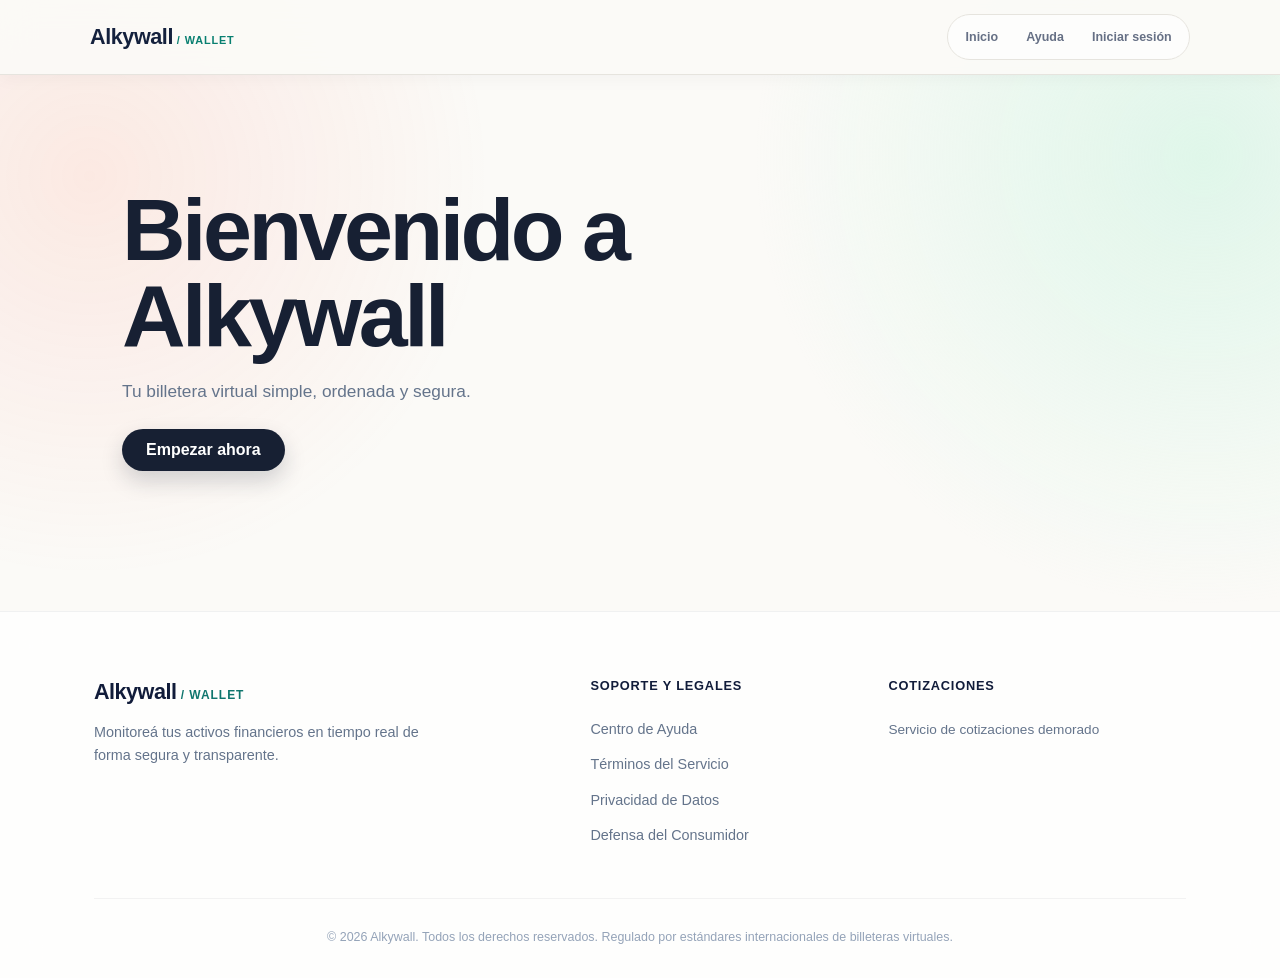
<file: alkemy/frontend/index.html>
<!DOCTYPE html>
<html lang="es">
<head>
    <meta charset="UTF-8">
    <meta name="viewport" content="width=device-width, initial-scale=1.0">
    <title>Alkywall</title>
    <link rel="stylesheet" href="styles.css">
    <link rel="stylesheet" href="wallet-theme.css">
    <link rel="stylesheet" href="components/navbar.css">
    <link rel="stylesheet" href="components/footer.css"
    <script src="js/guestCheck.js"></script>

</head>
<body>

<div id="global-navbar"></div>

<main class="site-main container">
    <section id="inicio" class="hero">
        <h1>Bienvenido a Alkywall</h1>
        <p>Tu billetera virtual simple, ordenada y segura.</p>
        <button class="btn btn--primary" id="start-button" onclick="window.location.href='registro.html'">Empezar ahora</button>
    </section>

    <!-- CORREGIDO: data-auth-required como atributo real y oculto por defecto -->
    <section id="billetera" class="cards" data-auth-required style="display: none;">
        <a class="card card-link card-balance" href="deposit.html">
            <span class="card-kicker">Tu cuenta</span>
            <h2>Saldo disponible</h2>
            <p>Consultá tu saldo en tiempo real.</p>
            <span class="card-arrow" aria-hidden="true">↗</span>
        </a>
        <a class="card card-link card-activity" href="transfer.html">
            <span class="card-kicker">En movimiento</span>
            <h2>Transferencias</h2>
            <p>Enviá y recibí dinero fácilmente.</p>
            <span class="card-arrow" aria-hidden="true">↗</span>
        </a>
        <a class="card card-link card-transfer" href="transfer.html">
            <span class="card-kicker">Atajo</span>
            <h2>Transferir dinero</h2>
            <p>Enviá fondos a otro usuario por email.</p>
            <span class="card-arrow" aria-hidden="true">↗</span>
        </a>
        <a class="card card-link card-history" href="transacciones.html">
            <span class="card-kicker">Actividad</span>
            <h2>Historial</h2>
            <p>Revisá todos tus movimientos.</p>
            <span class="card-arrow" aria-hidden="true">↗</span>
        </a>
    </section>

</main>

<div id="global-footer"></div>

<script type="module" src="js/footer-loader.js"></script>

<script type="module" src="main.js"></script>
<script type="module" src="js/navbar-loader.js"></script>
</body>
</html>
</file>
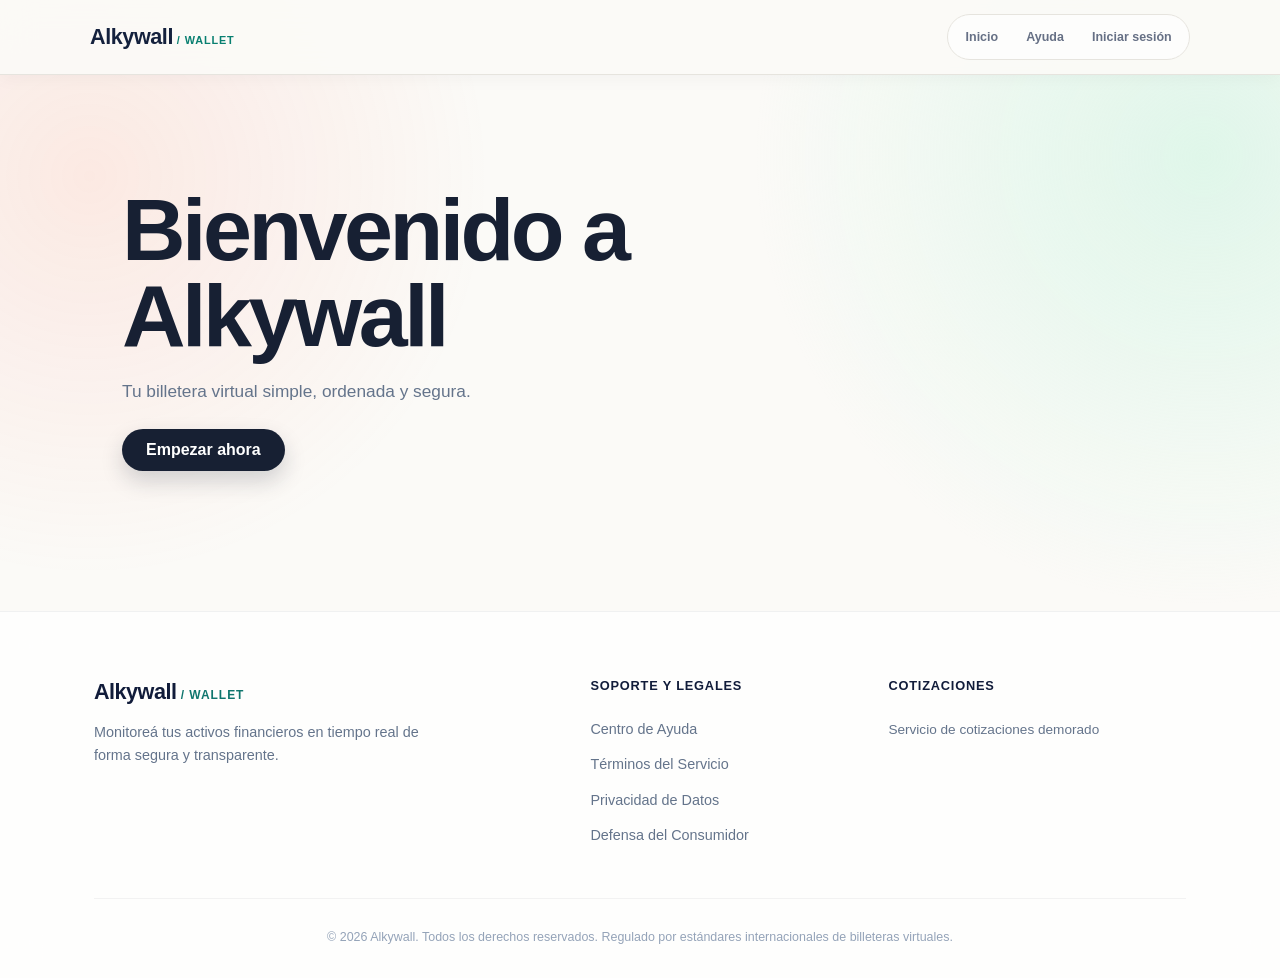
<file: alkemy/frontend/admin-dashboard.html>
<!DOCTYPE html>
<html lang="es">
<head>
    <meta charset="UTF-8">
    <meta name="viewport" content="width=device-width, initial-scale=1.0">
    <title>Panel de Administración - Alkywall</title>
    
    <!-- 1. Tus estilos base del dashboard (Mantienen la estética general) -->
    <link rel="stylesheet" href="dashboard.css">
    <link rel="stylesheet" href="components/navbar.css">

    <!-- 2. Estilos específicos de administración (Encapsulados bajo .alky-admin-panel) -->
    <link rel="stylesheet" href="admin-custom.css">
    <script type="module" src="js/adminTokenCheck.js"></script>

</head>
<body style="display: none;">
    <div id="global-navbar"></div>

    <!-- CONTENEDOR SEGURO: Aislado con .alky-admin-panel para no pisar estilos de tu navbar -->
    <div class="alky-admin-panel dashboard-main">
        
        <!-- Encabezado Interno del Panel (No interfiere con el Navbar) -->
        <header class="dashboard-welcome">
            <div>
                <span class="welcome-eyebrow">Panel de Control</span>
                <h1>¡Hola, Administrador!</h1>
                <p>Gestión de usuarios y estados de cuentas en tiempo real.</p>
            </div>
        </header>

        <!-- Grilla de Métricas de Administración (Usuarios totales, activos y bajas lógicas) -->
        <section class="financial-grid">
            <div class="metric-card balance-card">
                <div class="card-header">
                    <h3>Usuarios Registrados</h3>
                </div>
                <div class="amount-display" id="totalUsersMetric">--</div>
                <p class="card-caption">Total histórico de cuentas creadas</p>
            </div>

            <div class="metric-card">
                <div class="card-header">
                    <h3>Cuentas Activas</h3>
                    <span class="trend-badge positive" id="activePercentage">--%</span>
                </div>
                <div class="amount-display" id="activeUsersMetric" style="color: #0f766e;">--</div>
                <p class="card-caption">Usuarios con acceso habilitado</p>
            </div>

            <div class="metric-card">
                <div class="card-header">
                    <h3>Cuentas Desactivadas</h3>
                    <span class="trend-badge negative" id="inactivePercentage">--%</span>
                </div>
                <div class="amount-display" id="inactiveUsersMetric" style="color: #ef4444;">--</div>
                <p class="card-caption">Cuentas suspendidas (Baja lógica)</p>
            </div>
        </section>

        <!-- Tabla de Gestión de Usuarios con Filtro Reactivo por Servidor -->
        <section class="table-wrapper">
            <div class="admin-table-header-flex">
                <h2>Listado General de Usuarios</h2>
                
                <!-- Buscador encapsulado por Email o Nombre -->
                <div class="admin-search-wrapper">
                    <input type="text" id="emailFilter" placeholder="🔍 Buscar por email o nombre...">
                </div>
            </div>
            
            <div class="responsive-table">
                <table id="usersTable">
                    <thead>
                        <tr>
                            <th>Usuario / CVU</th>
                            <th>Email</th>
                            <th>Fecha Registro</th>
                            <th>Estado</th>
                            <th class="text-right">Acciones</th>
                        </tr>
                    </thead>
                    <tbody>
                        <!-- Este bloque es insertado dinámicamente por admin-dashboard.js -->
                        <tr>
                            <td colspan="5" class="text-center admin-empty-message">
                                Cargando listado de usuarios...
                            </td>
                        </tr>
                    </tbody>
                </table>
            </div>
        </section>
    </div>

    <!-- 3. Lógica JavaScript para conectar los endpoints y los filtros con el backend -->
    <script src="admin-dashboard.js"></script>
    <script type="module" src="js/navbar-loader.js"></script>
</body>
</html>
</file>
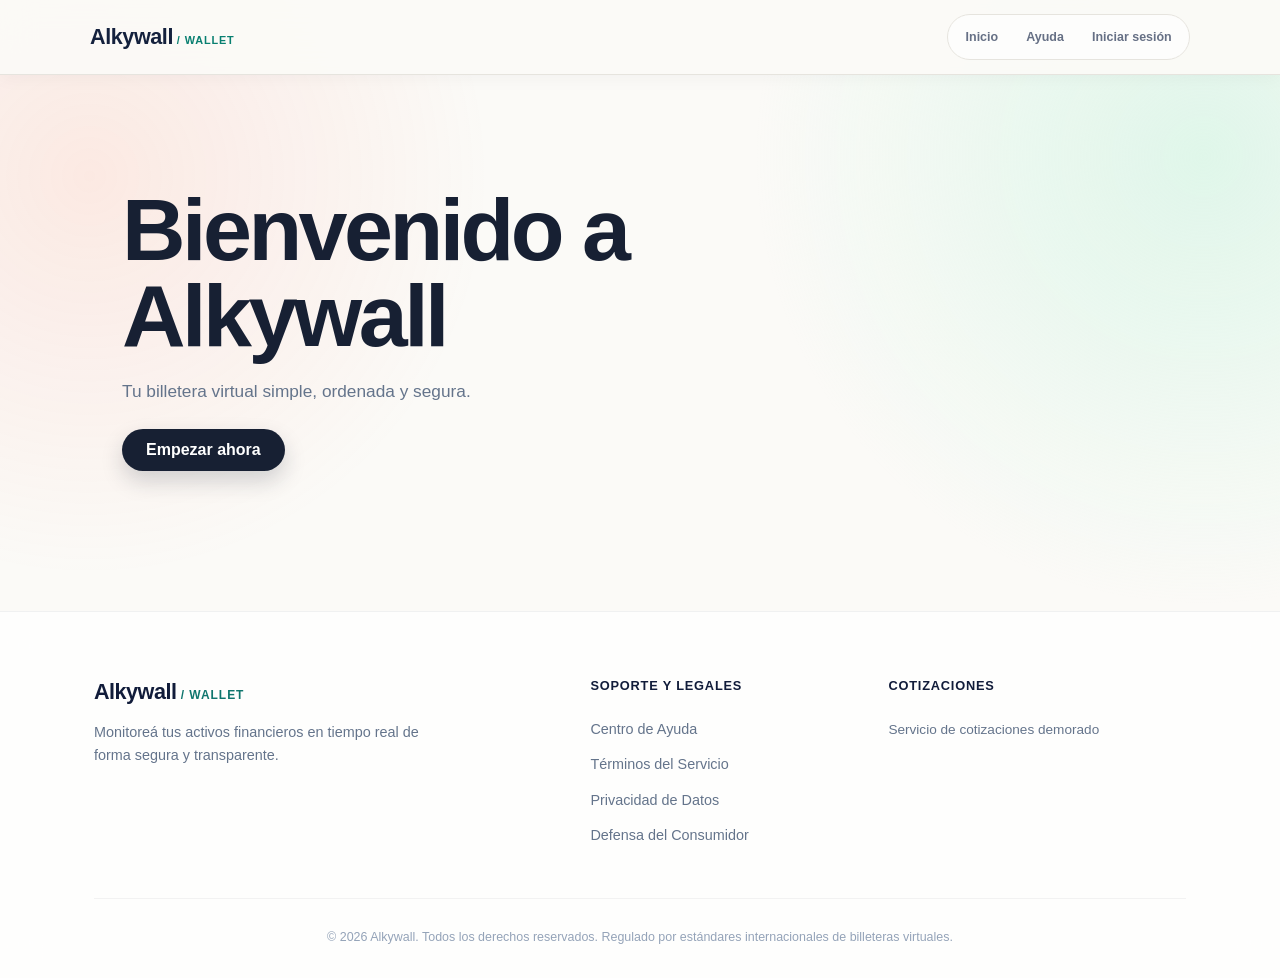
<file: alkemy/frontend/admin-user-details.html>
<!DOCTYPE html>
<html lang="es">
<head>
    <meta charset="UTF-8">
    <meta name="viewport" content="width=device-width, initial-scale=1.0">
    <title>Editar Usuario - Alkywall Admin</title>
    
    <!-- 1. Estilos base del dashboard (Mantienen la estética general) -->
    <link rel="stylesheet" href="dashboard.css">
    
    <!-- 2. Estilos específicos de administración (Encapsulados bajo .alky-admin-panel) -->
    <link rel="stylesheet" href="admin-custom.css">
</head>
<body>

    <!-- Contenedor donde se inserta dinámicamente tu barra de navegación global -->
    <div id="global-navbar"></div>

    <!-- CONTENEDOR SEGURO: Aislado con .alky-admin-panel para no pisar estilos de tu navbar -->
    <div class="alky-admin-panel dashboard-main">
        
        <!-- Encabezado de Navegación Interno -->
        <header class="dashboard-welcome">
            <div>
                <a href="admin-dashboard.html" class="link-more" style="display: inline-flex; align-items: center; gap: 5px; margin-bottom: 12px;">
                    ← Volver al panel general
                </a>
                <h1>Expediente de Usuario</h1>
                <p>Modificando el perfil financiero de <strong id="header-user-name">Cargando...</strong></p>
            </div>
        </header>

        <!-- Layout de Distribución en Dos Columnas (Tabla de datos y Resumen de Billetera) -->
        <div class="details-layout">
            
            <!-- Bloque Izquierdo: Formulario de Modificación de Información -->
            <section class="table-wrapper">
                <div class="section-header">
                    <h2>Información Personal y de Cuenta</h2>
                </div>
                
                <form class="admin-form" id="editUserForm">
                    <div class="form-group-row">
                        <div class="form-group">
                            <label for="user-name">Nombre Completo</label>
                            <input type="text" id="user-name" placeholder="Ej: Facundo Acosta" required>
                        </div>
                        <div class="form-group">
                            <label for="user-dni">Documento (DNI/NIE)</label>
                            <input type="text" id="user-dni" placeholder="Ej: 42.345.678" required>
                        </div>
                    </div>

                    <div class="form-group-row">
                        <div class="form-group">
                            <label for="user-email">Correo Electrónico</label>
                            <input type="email" id="user-email" placeholder="nombre@email.com" required>
                        </div>
                        <div class="form-group">
                            <label for="user-phone">Teléfono de Contacto</label>
                            <input type="tel" id="user-phone" placeholder="Ej: +54 9 11 5555-1234">
                        </div>
                    </div>

                    <div class="form-divider"></div>

                    <div class="section-header" style="margin-top: 20px; border-bottom: none; padding-bottom: 0;">
                        <h2>Control de Estado</h2>
                    </div>

                    <div class="form-group">
                        <label for="user-status">Habilitación de Cuenta</label>
                        <select id="user-status" class="admin-select">
                            <option value="true">true - Cuenta Activa (Permite operar)</option>
                            <option value="false">false - Cuenta Desactivada / Bloqueada</option>
                        </select>
                        <p class="card-caption" style="margin-top: 5px;">Al pasar el valor a 'false', el usuario sufrirá una baja lógica perdiendo el acceso a Alkywall de inmediato.</p>
                    </div>

                    <!-- Botones de Acción del Formulario -->
                    <div style="display: flex; gap: 15px; margin-top: 30px;">
                        <button type="submit" class="btn-action btn-action--primary" style="border: none; cursor: pointer;">
                            Guardar Cambios
                        </button>
                        <a href="admin-dashboard.html" class="btn-action" style="text-align: center; display: inline-block;">
                            Cancelar
                        </a>
                    </div>
                </form>
            </section>

            <section class="categories-wrapper" style="display: flex; flex-direction: column; gap: 20px;">
                <div class="section-header">
                    <h2>Métricas de Billetera</h2>
                </div>

                <div class="metric-card balance-card" style="padding: 20px; border-radius: 16px;">
                    <span style="font-size: 0.8rem; opacity: 0.8;">Saldo Disponible</span>
                    <div class="amount-display amount-display--sm" id="wallet-balance">$ 0,00</div>
                </div>

                <div class="category-item" style="border-bottom: 1px solid #f3f4f6; padding-bottom: 12px;">
                    <div class="category-info">
                        <span style="color: #9ca3af;">Tipo de Cuenta</span>
                        <strong style="color: #111c3a;" id="wallet-type">-</strong>
                    </div>
                </div>

                <div class="category-item" style="border-bottom: 1px solid #f3f4f6; padding-bottom: 12px;">
                    <div class="category-info">
                        <span style="color: #9ca3af;">CVU</span>
                        <strong style="color: #111c3a; font-size: 0.85rem;" id="wallet-cvu">-</strong>
                    </div>
                </div>

                <div class="category-item">
                    <div class="category-info">
                        <span style="color: #9ca3af;">Última Actualización</span>
                        <strong style="color: #374151;" id="wallet-updated">-</strong>
                    </div>
                </div>
            </section>
        </div>
    </div>

    <script src="admin-user-details.js"></script>
</body>
</html>
</file>
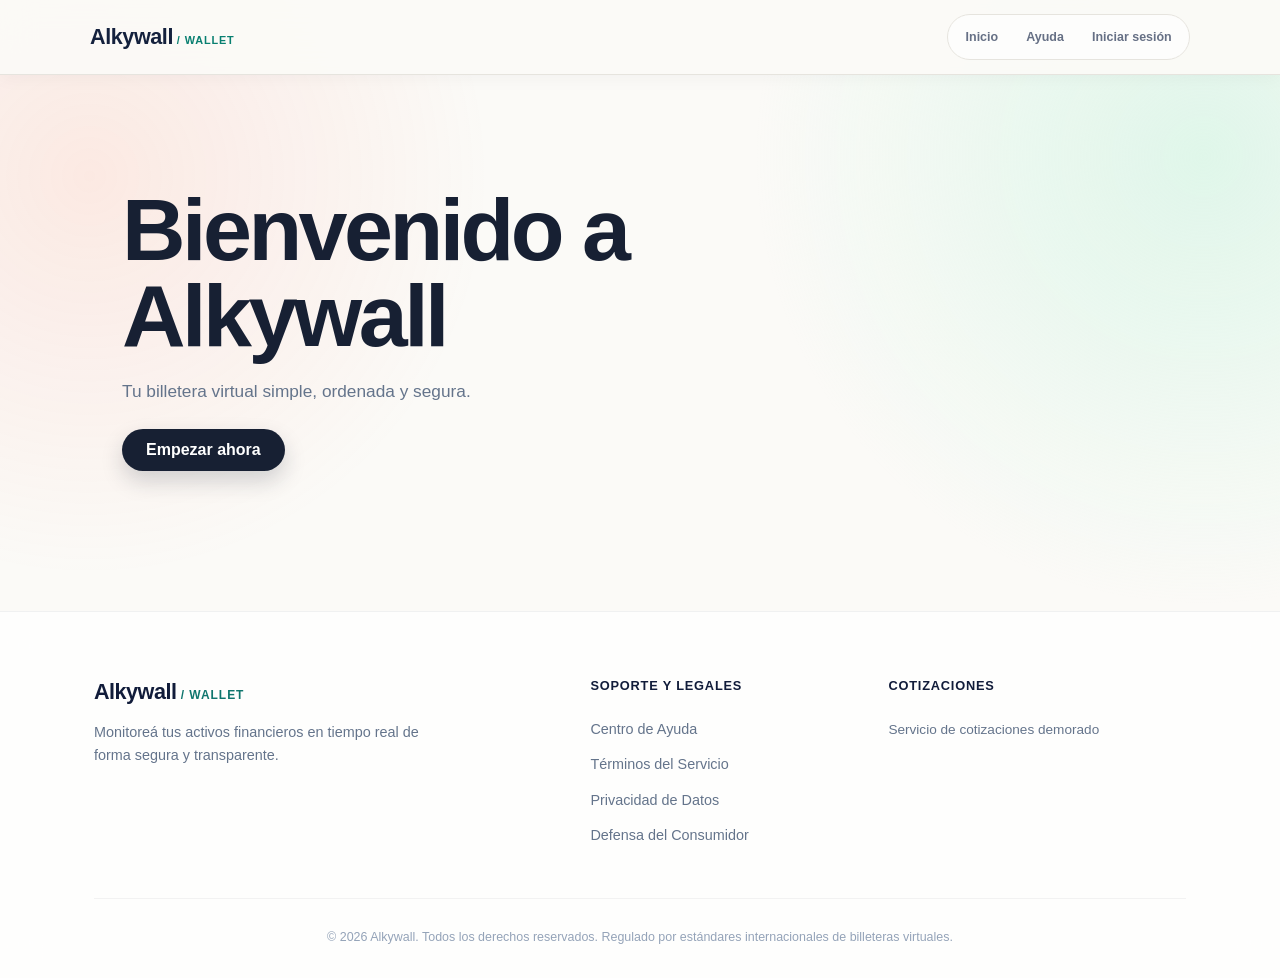
<file: alkemy/frontend/dashboard.html>
<!DOCTYPE html>
<html lang="es">
<head>
    <meta charset="UTF-8">
    <meta name="viewport" content="width=device-width, initial-scale=1.0">
    <title>Dashboard · Alkywall</title>
    <!-- Mantenemos tus hojas de estilo base y la tipografía de tu tema -->
    <link rel="stylesheet" href="wallet-theme.css">
    <link rel="stylesheet" href="components/navbar.css">
    <link rel="stylesheet" href="dashboard.css">
    <link rel="stylesheet" href="components/footer.css">
    <script type="module" src="js/tokenCheck.js"></script>
</head>
<body style="display: none;">


    <div id="global-navbar"></div>

    <main class="dashboard-main container">
        <!-- Encabezado de bienvenida personalizado -->
        <header class="dashboard-welcome">
            <div>
                <span class="welcome-eyebrow">Resumen de cuenta</span>
                <h1 id="user-greeting">Hola, Cargando...</h1>
                <p>Monitoreá tus activos financieros en tiempo real.</p>
            </div>
            <!-- Barra de accesos directos rápidos para operaciones -->
            <div class="quick-actions">
                <a href="deposit.html" class="btn-action"><span class="icon">⬇</span> Depositar</a>
                <a href="transfer.html" class="btn-action btn-action--primary"><span class="icon">⬆</span> Enviar Dinero</a>
            </div>
        </header>

        <!-- Bloque Principal de Métricas Financieras (Grilla Superior) -->
        <section class="financial-grid">
            <!-- Tarjeta 1: Saldo Disponible Destacado -->
            <article class="metric-card balance-card">
                <div class="card-header">
                    <h3>Saldo Disponible</h3>
                    <span class="trend-badge positive">↑ ARS</span>
                </div>
                <strong class="amount-display" id="total-balance">$ 0,00</strong>
                <p class="card-caption">Cuenta única corriente</p>
            </article>

            <!-- Tarjeta 2: Resumen de Ingresos del mes -->
            <article class="metric-card">
                <div class="card-header">
                    <h3>Ingresos del Mes</h3>
                    <span class="trend-badge positive" id="income-percentage">+0%</span>
                </div>
                <strong class="amount-display amount-display--sm" id="monthly-income">$ 0,00</strong>
                <p class="card-caption">Monto total recibido</p>
            </article>

            <!-- Tarjeta 3: Resumen de Egresos del mes -->
            <article class="metric-card">
                <div class="card-header">
                    <h3>Gastos del Mes</h3>
                    <span class="trend-badge negative" id="expense-percentage">-0%</span>
                </div>
                <strong class="amount-display amount-display--sm" id="monthly-expenses">$ 0,00</strong>
                <p class="card-caption">Pagos y transferencias</p>
            </article>
        </section>

        <!-- Bloque Analítico Inferior (Dos Columnas) -->
        <section class="details-layout">
            <!-- Columna Izquierda: Listado de Últimos Movimientos -->
            <div class="table-wrapper">
                <div class="section-header">
                    <h2>Actividad Reciente</h2>
                    <a href="transacciones.html" class="link-more">Ver todo el historial →</a>
                </div>
                <div class="responsive-table">
                    <table>
                        <thead>
                            <tr>
                                <th>Concepto / Tipo</th>
                                <th>Estado</th>
                                <th>Fecha</th>
                                <th class="text-right">Monto</th>
                            </tr>
                        </thead>
                        <tbody id="recent-transactions-tbody">
                            <!-- Inyección dinámica desde JavaScript -->
                            <tr>
                                <td colspan="4" class="text-center table-loading">Cargando movimientos...</td>
                            </tr>
                        </tbody>
                    </table>
                </div>
            </div>

            <!-- Columna Derecha: Resumen de Gastos por Categoría -->
            <div class="categories-wrapper">
                <div class="section-header">
                    <h2>Distribución de Gastos</h2>
                </div>
                <div class="categories-list" id="categories-distribution-container">
                    <!-- Inyección dinámica desde JavaScript -->
                    <div class="table-loading">Calculando categorías...</div>
                </div>
            </div>
        </section>
    </main>

<div id="global-footer"></div>

<script type="module" src="js/footer-loader.js"></script>
    <script type="module" src="js/navbar-loader.js"></script>
    <script type="module" src="js/dashboardEntry.js"></script>
</body>
</html>
</file>
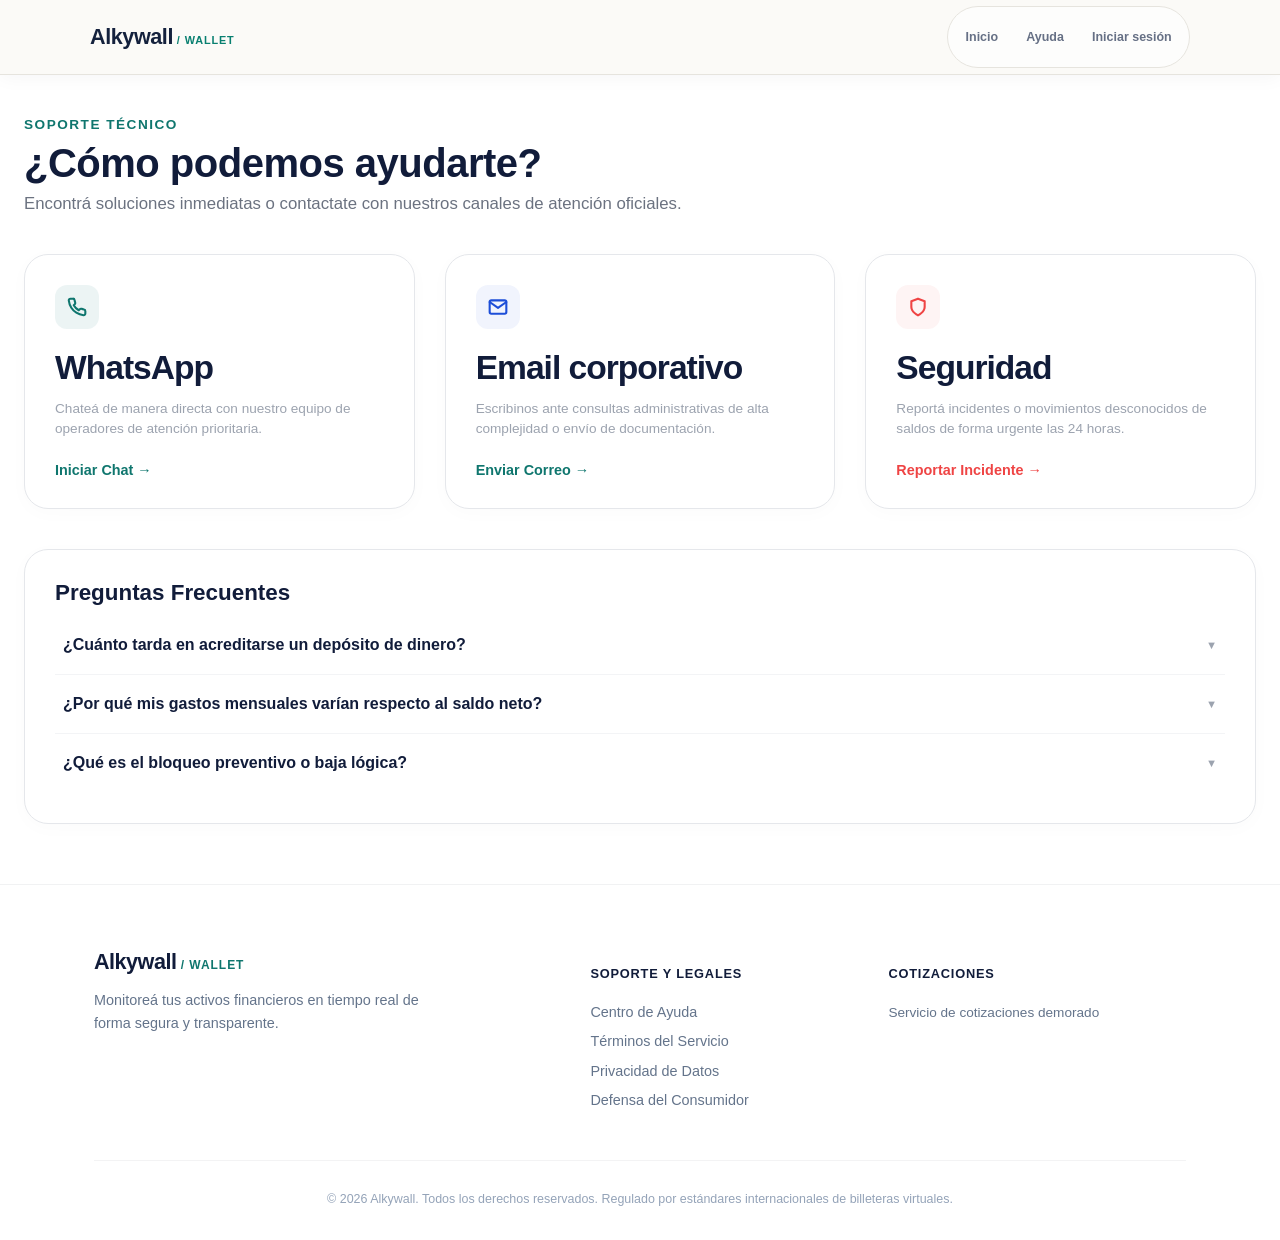
<file: alkemy/frontend/help.html>
<!DOCTYPE html>
<html lang="es">
<head>
    <meta charset="UTF-8">
    <meta name="viewport" content="width=device-width, initial-scale=1.0">
    <title>Alkywall - Centro de Ayuda</title>
    
    <!-- REUTILIZACIÓN NATIVA: Hojas de estilo base de tu ecosistema -->
    <link rel="stylesheet" href="dashboard.css">
    <link rel="stylesheet" href="components/navbar.css">
    <link rel="stylesheet" href="components/footer.css">
    
    <link rel="stylesheet" href="help.css">
</head>
<body>

    <div id="global-navbar"></div>

    <main class="dashboard-main">
        
        <!-- Encabezado de Sección Consistente -->
        <header class="dashboard-welcome">
            <div>
                <span class="welcome-eyebrow">Soporte técnico</span>
                <h1>¿Cómo podemos ayudarte?</h1>
                <p>Encontrá soluciones inmediatas o contactate con nuestros canales de atención oficiales.</p>
            </div>
        </header>
        <section class="financial-grid">
            
            <!-- Canal 1: WhatsApp -->
            <div class="metric-card">
                <div class="card-header">
                    <div class="help-panel-icon-box help-panel-icon-box--green">
                        <svg xmlns="http://w3.org" width="20" height="20" viewBox="0 0 24 24" fill="none" stroke="currentColor" stroke-width="2.5" stroke-linecap="round" stroke-linejoin="round"><path d="M22 16.92v3a2 2 0 0 1-2.18 2 19.79 19.79 0 0 1-8.63-3.07 19.5 19.5 0 0 1-6-6 19.79 19.79 0 0 1-3.07-8.67A2 2 0 0 1 4.11 2h3a2 2 0 0 1 2 1.72 12.84 12.84 0 0 0 .7 2.81 2 2 0 0 1-.45 2.11L8.09 9.91a16 16 0 0 0 6 6l1.27-1.27a2 2 0 0 1 2.11-.45 12.84 12.84 0 0 0 2.81.7A2 2 0 0 1 22 16.92z"/></svg>
                    </div>
                </div>
                <div class="amount-display amount-display--sm help-panel-title">WhatsApp</div>
                <p class="card-caption help-panel-text">Chateá de manera directa con nuestro equipo de operadores de atención prioritaria.</p>
                <a href="https://wa.me" target="_blank" class="link-more help-panel-link">Iniciar Chat →</a>
            </div>

            <!-- Canal 2: Email -->
            <div class="metric-card">
                <div class="card-header">
                    <div class="help-panel-icon-box help-panel-icon-box--blue">
                        <svg xmlns="http://w3.org" width="20" height="20" viewBox="0 0 24 24" fill="none" stroke="currentColor" stroke-width="2.5" stroke-linecap="round" stroke-linejoin="round"><path d="M4 4h16c1.1 0 2 .9 2 2v12c0 1.1-.9 2-2 2H4c-1.1 0-2-.9-2-2V6c0-1.1.9-2 2-2z"/><polyline points="22,6 12,13 2,6"/></svg>
                    </div>
                </div>
                <div class="amount-display amount-display--sm help-panel-title">Email corporativo</div>
                <p class="card-caption help-panel-text">Escribinos ante consultas administrativas de alta complejidad o envío de documentación.</p>
                <a href="mailto:soporte@alkywall.com" class="link-more help-panel-link">Enviar Correo →</a>
            </div>

            <!-- Canal 3: Seguridad -->
            <div class="metric-card">
                <div class="card-header">
                    <div class="help-panel-icon-box help-panel-icon-box--red">
                        <svg xmlns="http://w3.org" width="20" height="20" viewBox="0 0 24 24" fill="none" stroke="currentColor" stroke-width="2.5" stroke-linecap="round" stroke-linejoin="round"><path d="M12 22s8-4 8-10V5l-8-3-8 3v7c0 6 8 10 8 10z"/></svg>
                    </div>
                </div>
                <div class="amount-display amount-display--sm help-panel-title">Seguridad</div>
                <p class="card-caption help-panel-text">Reportá incidentes o movimientos desconocidos de saldos de forma urgente las 24 horas.</p>
                <a href="#reportar" class="link-more help-panel-link help-panel-link--red">Reportar Incidente →</a>
            </div>

        </section>

        <section class="table-wrapper">
            <div class="section-header" style="border-bottom: none; margin-bottom: 10px; padding-bottom: 0;">
                <h2>Preguntas Frecuentes</h2>
            </div>

            <div class="help-faq-container">
                <!-- FAQ Item 1 -->
                <div class="help-faq-row">
                    <button class="help-custom-trigger">
                        <span>¿Cuánto tarda en acreditarse un depósito de dinero?</span>
                        <span class="help-faq-arrow">▼</span>
                    </button>
                    <div class="help-faq-answer-block">
                        <p>Los ingresos de dinero se procesan de forma inmediata en Alkywall. Si realizaste una carga desde tu cuenta y no la ves reflejada en tu Saldo Disponible, te sugerimos aguardar 5 minutos o verificar el comprobante enviado a tu correo.</p>
                    </div>
                </div>

                <!-- FAQ Item 2 -->
                <div class="help-faq-row">
                    <button class="help-custom-trigger">
                        <span>¿Por qué mis gastos mensuales varían respecto al saldo neto?</span>
                        <span class="help-faq-arrow">▼</span>
                    </button>
                    <div class="help-faq-answer-block">
                        <p>La tarjeta de Ingresos del Mes funciona como un acumulador histórico de todo el dinero que entró a tu cuenta, mientras que tu Saldo Disponible disminuye a medida que realizás transferencias. Tus egresos se agrupan en el gráfico analítico de distribución.</p>
                    </div>
                </div>

                <!-- FAQ Item 3 -->
                <div class="help-faq-row">
                    <button class="help-custom-trigger">
                        <span>¿Qué es el bloqueo preventivo o baja lógica?</span>
                        <span class="help-faq-arrow">▼</span>
                    </button>
                    <div class="help-faq-answer-block">
                        <p>Por motivos de seguridad o auditoría, un administrador puede pasar el estado de una cuenta a inactivo. Esto congela los fondos y restringe el acceso de forma preventiva hasta que se valide la identidad del titular.</p>
                    </div>
                </div>
            </div>
        </section>

    </main>

    <!-- Pie de Página Global Dinámico con Ticker -->
    <div id="global-footer"></div>

    <!-- Scripts de carga modular asíncrona -->
    <script type="module" src="js/navbar-loader.js"></script>
    <script type="module" src="js/footer-loader.js"></script>
    
    <script>
        // Lógica interactiva limpia y aislada por clases únicas
        document.querySelectorAll('.help-custom-trigger').forEach(trigger => {
            trigger.addEventListener('click', () => {
                const currentRow = trigger.parentElement;
                
                document.querySelectorAll('.help-faq-row').forEach(row => {
                    if (row !== currentRow) row.classList.remove('is-expanded');
                });
                
                currentRow.classList.toggle('is-expanded');
            });
        });
    </script>
</body>
</html>
</file>
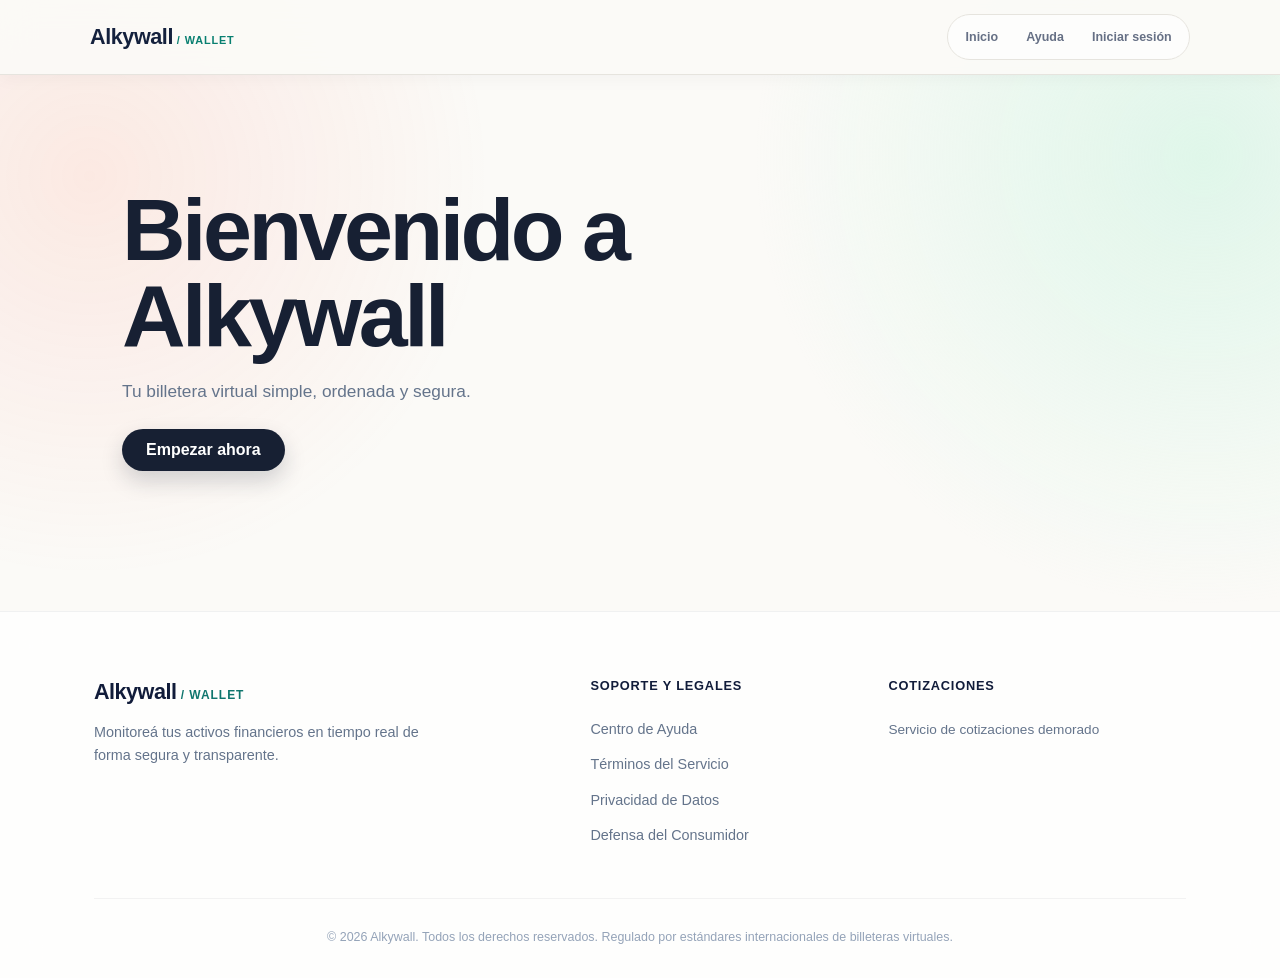
<file: alkemy/frontend/transacciones.html>
<!DOCTYPE html>
<html lang="es">
<head>
    <meta charset="UTF-8">
    <meta name="viewport" content="width=device-width, initial-scale=1.0">
    <title>Historial de Movimientos</title>
    <link rel="stylesheet" href="historial.module.css">
    <link rel="stylesheet" href="wallet-theme.css">
    <link rel="stylesheet" href="components/navbar.css">
    <link rel="stylesheet" href="components/footer.css">
    <script type="module" src="js/tokenCheck.js"></script>

</head>

<body style="display: none;">
<div id="global-navbar"></div>

<div class="historial-container">
    <h2 class="historial-title" align="center">Historial de Movimientos</h2>

    <div class="table-wrapper">
        <table class="movimientos-table">
            <thead>
            <tr>
                <th>Fecha</th>
                <th>Movimiento</th>
                <th>Tipo</th>
                <th>Importe</th>
                <th>Saldo Final</th>
            </tr>
            </thead>

            <tbody id="contenedor-movimientos">

            </tbody>
        </table>
    </div>
</div>

<div id="global-footer"></div>

<script type="module" src="js/footer-loader.js"></script>
<script src="transaction.js"></script>
<script type="module" src="js/navbar-loader.js"></script>
</body>
</html>
</file>
<file: alkemy/frontend/styles.css>
/* ============================
   Variables de marca: Alkywall
   ============================ */
:root {
  /* Colores primarios */
  --color-primary: #2563eb;
  --color-primary-dark: #1d4ed8;
  --color-secondary: #10b981;
  --color-bg: #f8fafc;
  --color-surface: #ffffff;
  --color-text: #1e293b;
  --color-text-muted: #64748b;
  --color-border: #e2e8f0;

  /* Tipografías */
  --font-heading: "Segoe UI", "Helvetica Neue", Arial, sans-serif;
  --font-body: "Segoe UI", "Helvetica Neue", Arial, sans-serif;

  /* Espaciado y bordes */
  --radius: 8px;
  --spacing-sm: 0.5rem;
  --spacing-md: 1rem;
  --spacing-lg: 2rem;
  --max-width: 1100px;
}

/* ============================
   Reset básico
   ============================ */
* {
  box-sizing: border-box;
  margin: 0;
  padding: 0;
}

body {
  font-family: var(--font-body);
  color: var(--color-text);
  background-color: var(--color-bg);
  line-height: 1.5;
  background: radial-gradient(circle at 8% 12%, rgba(251, 146, 60, 0.15), transparent 28rem),
    radial-gradient(circle at 92% 18%, rgba(20, 184, 166, 0.14), transparent 25rem),
    #f4f7f6;
}

h1, h2, h3 {
  font-family: var(--font-heading);
  color: var(--color-text);
}

a {
  text-decoration: none;
  color: inherit;
}

.container {
  max-width: var(--max-width);
  margin: 0 auto;
  padding: 0 var(--spacing-md);
}

/* ============================
   Header
   ============================ */
.site-header {
  background: rgba(255, 255, 255, 0.88);
  border-bottom: 1px solid rgba(23, 32, 51, 0.09);
  backdrop-filter: blur(14px);
  position: sticky;
  top: 0;
  z-index: 10;
}

.header__inner {
  display: flex;
  align-items: center;
  justify-content: space-between;
  padding-top: var(--spacing-md);
  padding-bottom: var(--spacing-md);
  flex-wrap: wrap;
  gap: var(--spacing-sm);
  position: relative;
  min-height: 72px;
}

.logo {
  color: #172033;
  font-size: 1.4rem;
  letter-spacing: 0.02em;
  font-weight: 700;
}

.logo::after {
  content: " / wallet";
  color: #0f9f8c;
  font-size: 0.72rem;
  font-weight: 800;
  letter-spacing: 0.08em;
  text-transform: uppercase;
}

.nav__list {
  display: flex;
  list-style: none;
  flex-wrap: wrap;
  gap: 0.35rem;
  padding: 0.3rem;
  border: 1px solid rgba(23, 32, 51, 0.08);
  border-radius: 999px;
  background: rgba(244, 247, 246, 0.8);
}

.nav__list a {
  display: block;
  padding: 0.52rem 0.85rem;
  border-radius: 999px;
  color: #5c6878;
  font-size: 0.82rem;
  transition: 0.2s ease;
  font-weight: 500;
}

.nav__list a:hover,
.nav__list a:focus-visible {
  color: #172033;
  background: #ffffff;
  box-shadow: 0 3px 12px rgba(23, 32, 51, 0.08);
}

.nav-toggle {
  display: none;
  flex-direction: column;
  justify-content: center;
  gap: 5px;
  width: 32px;
  height: 32px;
  background: none;
  border: none;
  cursor: pointer;
  padding: 0;
}

.nav-toggle span {
  display: block;
  height: 2px;
  width: 100%;
  background-color: var(--color-text);
}

/* ============================
   Main / Hero
   ============================ */
.site-main {
  padding-top: var(--spacing-lg);
  padding-bottom: var(--spacing-lg);
}

.hero {
  padding: 5rem 1rem 3rem;
  text-align: left;
}

.hero h1 {
  max-width: 620px;
  color: #172033;
  font-size: clamp(2.5rem, 7vw, 5.5rem);
  line-height: 0.98;
  letter-spacing: -0.04em;
}

.hero p {
  max-width: 470px;
  margin: 1.2rem 0 1.5rem;
  font-size: 1.08rem;
  color: var(--color-text-muted);
}

.btn {
  display: inline-block;
  padding: 0.75rem 1.5rem;
  border-radius: var(--radius);
  border: none;
  font-weight: 600;
  cursor: pointer;
  font-size: 1rem;
}

.btn--primary {
  border-radius: 999px;
  background: #172033;
  color: #ffffff;
  box-shadow: 0 10px 22px rgba(23, 32, 51, 0.18);
  transition: background-color 0.2s ease;
}

.btn--primary:hover {
  background: #0f9f8c;
}

/* ============================
   Cards (Grid responsive)
   ============================ */
.cards {
  display: grid;
  grid-template-columns: repeat(4, minmax(0, 1fr));
  gap: 0.8rem;
  align-items: stretch;
}

.card {
  position: relative;
  min-height: 205px;
  display: flex;
  flex-direction: column;
  background-color: var(--color-surface);
  border: 1px solid rgba(23, 32, 51, 0.08);
  border-radius: 14px;
  padding: var(--spacing-md);
  box-shadow: 0 12px 28px rgba(23, 32, 51, 0.06);
  transition: transform 0.2s ease, box-shadow 0.2s ease;
}

.card:hover {
  transform: translateY(-4px);
  box-shadow: 0 18px 34px rgba(23, 32, 51, 0.11);
}

a.card {
  display: block;
}

.card h2 {
  margin: 0.7rem 0 0.55rem;
  color: var(--color-primary);
  font-size: 1.25rem;
  line-height: 1.05;
}

.card p {
  max-width: 190px;
  color: var(--color-text-muted);
  font-size: 0.95rem;
}

.card-kicker {
  color: #0f9f8c;
  font-size: 0.68rem;
  font-weight: 800;
  letter-spacing: 0.12em;
  text-transform: uppercase;
}

.card-arrow {
  position: absolute;
  right: 1rem;
  bottom: 0.85rem;
  color: #172033;
  font-size: 1.5rem;
  line-height: 1;
}

.card-balance { background: #172033; border-color: #172033; }
.card-balance h2, .card-balance p, .card-balance .card-arrow { color: #ffffff; }
.card-balance .card-kicker { color: #7dd3c7; }
.card-transfer { background: #dff7f1; border-color: #b6e7dd; }
.card-activity { background: #eef2ff; border-color: #cdd6ff; }
.card-activity .card-kicker { color: #5264c7; }
.card-history { background: #fff1e7; border-color: #f6d1b6; }
.card-history .card-kicker { color: #c2410c; }

/* Dashboard Prefijos */
.dashboard--card {
  margin-top: var(--spacing-md);
  padding: var(--spacing-lg);
  background-color: var(--color-surface);
  border: 1px solid var(--color-border);
  border-radius: var(--radius);
  text-align: center;
}
.dashboard--title { font-size: 1.1rem; margin-bottom: var(--spacing-sm); color: var(--color-primary); }
.dashboard--desc { color: var(--color-text-muted); font-size: 0.95rem; margin-bottom: var(--spacing-md); }
.dashboard--saldo { font-size: 2rem; font-weight: 700; color: var(--color-primary); }

/* ================================================== */
/* SECCIÓN DE REGISTRO / LOGIN (NUEVA UI INCORPORADA) */
/* ================================================== */
.auth-container {
  display: flex;
  justify-content: center;
  align-items: center;
  padding: 3rem 1rem;
}

.auth-card {
  background-color: var(--color-surface);
  border-radius: 16px;
  box-shadow: 0 12px 34px rgba(23, 32, 51, 0.06);
  border: 1px solid rgba(23, 32, 51, 0.08);
  width: 100%;
  max-width: 740px;
  padding: 2.5rem;
}

.auth-header {
  text-align: center;
  margin-bottom: 2rem;
}

.auth-header h2 {
  font-size: 2rem;
  color: #172033;
  font-weight: 700;
  margin-bottom: 0.4rem;
}

.auth-header p {
  color: var(--color-text-muted);
  font-size: 0.95rem;
}

.auth-section {
  width: 100%;
}

.auth-form {
  display: flex;
  flex-direction: column;
  gap: var(--spacing-md);
}

.form-grid {
  display: grid;
  grid-template-columns: repeat(2, 1fr);
  gap: var(--spacing-md);
}

.form-group--full {
  grid-column: 1 / -1;
}

.form-group {
  display: flex;
  flex-direction: column;
  gap: 6px;
}

.form-group label {
  font-weight: 600;
  font-size: 0.88rem;
  color: #172033;
}

.form-group input,
.form-group select {
  padding: 0.75rem 0.9rem;
  border: 1px solid #cbd5e1;
  border-radius: var(--radius);
  font-family: var(--font-body);
  font-size: 0.95rem;
  background-color: var(--color-surface);
  color: #172033;
  width: 100%;
  box-sizing: border-box;
  transition: all 0.2s ease;
}

.form-group input:focus,
.form-group select:focus {
  outline: none;
  border-color: var(--color-primary);
  box-shadow: 0 0 0 3px rgba(37, 99, 235, 0.1);
}

.form-group select:disabled {
  background-color: #f1f5f9;
  color: var(--color-text-muted);
  cursor: not-allowed;
}

.form-group input.input--error,
.form-group select.input--error {
  border-color: #dc2626;
}

.error-message {
  color: #dc2626;
  font-size: 0.8rem;
  font-weight: 500;
  min-height: 1.2em;
  margin-top: 2px;
  display: block;
}

.form-feedback {
  font-size: 0.9rem;
  text-align: center;
}

.form-feedback--error {
  color: #dc2626;
  background-color: #fef2f2;
  border: 1px solid #fecaca;
  border-radius: var(--radius);
  padding: var(--spacing-sm);
}

.form-feedback--success {
  color: #15803d;
  background-color: #f0fdf4;
  border: 1px solid #bbf7d0;
  border-radius: var(--radius);
  padding: var(--spacing-sm);
}

.form-actions {
  margin-top: 1.5rem;
  display: flex;
  flex-direction: column;
  align-items: center;
  gap: 1.2rem;
}

.btn--auth-submit {
  width: 100%;
  padding: 0.85rem;
  font-weight: 700;
  font-size: 1rem;
}

.auth-switch {
  margin-top: var(--spacing-sm);
  text-align: center;
  color: var(--color-text-muted);
  font-size: 0.9rem;
}

.auth-switch a {
  color: var(--color-primary);
  font-weight: 600;
}

.auth-switch a:hover {
  color: var(--color-primary-dark);
}

/* ============================
   Checkboxes
   ============================ */
.checkbox {
  display: flex;
  align-items: flex-start;
  gap: var(--spacing-sm);
  font-size: 0.9rem;
  color: var(--color-text);
  cursor: pointer;
  line-height: 1.4;
}

.checkbox input[type="checkbox"] {
  margin-top: 3px;
  accent-color: var(--color-primary);
  width: 18px;
  height: 18px;
  flex-shrink: 0;
  cursor: pointer;
}

.checkbox a {
  color: var(--color-primary);
  font-weight: 600;
}

.checkbox a:hover {
  color: var(--color-primary-dark);
  text-decoration: underline;
}

.checkbox--error input[type="checkbox"] {
  outline: 2px solid #dc2626;
  border-radius: 4px;
}

/* ================================================== */
/* MODAL (TÉRMINOS Y CONDICIONES) - DISEÑO ALKYWALL   */
/* ================================================== */
.modal {
  position: fixed;
  inset: 0;
  z-index: 1000; /* Incrementado para superponerse al header sticky (z-index: 10) */
  display: none;
  align-items: center;
  justify-content: center;
  padding: var(--spacing-md);
  box-sizing: border-box;
}

.modal--open {
  display: flex;
}

.modal__overlay {
  position: absolute;
  inset: 0;
  background-color: rgba(15, 23, 42, 0.45); /* Backdrop oscuro */
  backdrop-filter: blur(5px); /* Suave desenfoque de fondo */
}

.modal__content {
  position: relative;
  background-color: var(--color-surface);
  width: 100%;
  max-width: 540px;
  max-height: 85vh; /* Evita desbordamientos en pantallas chicas */
  overflow-y: auto; /* Permite scroll si el texto supera la altura */
  padding: 2.2rem;
  border-radius: 16px; /* Sincronizado con .auth-card */
  box-shadow: 0 20px 25px -5px rgba(23, 32, 51, 0.1), 0 10px 10px -5px rgba(23, 32, 51, 0.04);
  border: 1px solid rgba(23, 32, 51, 0.08);
  box-sizing: border-box;
  animation: modalFadeIn 0.25s ease-out;
}

/* Tipografía e Interlineado interno del modal */
.modal__content h2 {
  font-size: 1.6rem;
  color: #172033;
  font-weight: 700;
  margin-bottom: 1.2rem;
  padding-bottom: 0.8rem;
  border-bottom: 1px solid var(--color-border);
}

.modal__content p {
  color: var(--color-text-muted);
  font-size: 0.95rem;
  line-height: 1.5;
  margin-bottom: 1.2rem;
}

/* Lista de viñetas internas */
.modal__content ul {
  list-style-type: none;
  padding: 0;
  margin: 0 0 1.5rem 0;
}

.modal__content li {
  font-size: 0.95rem;
  color: var(--color-text);
  line-height: 1.6;
  position: relative;
  padding-left: 1.5rem;
  margin-bottom: 0.8rem;
}

/* Marcadores personalizados utilizando el color azul principal */
.modal__content li::before {
  content: "•";
  color: var(--color-primary);
  font-weight: bold;
  font-size: 1.3rem;
  position: absolute;
  left: 4px;
  top: -2px;
}

/* Botón de cerrar (cruz superior derecha) */
.modal__content [data-modal-close] {
  position: absolute;
  top: 1.8rem;
  right: 1.8rem;
  background: #f1f5f9;
  border: none;
  width: 32px;
  height: 32px;
  border-radius: 50%;
  font-size: 1.2rem;
  color: var(--color-text-muted);
  cursor: pointer;
  display: flex;
  justify-content: center;
  align-items: center;
  transition: all 0.2s ease;
  line-height: 1;
}

.modal__content [data-modal-close]:hover {
  background-color: #e2e8f0;
  color: #172033;
}

/* Efecto de entrada suave */
@keyframes modalFadeIn {
  from {
    opacity: 0;
    transform: scale(0.96) translateY(-10px);
  }
  to {
    opacity: 1;
    transform: scale(1) translateY(0);
  }
}
</file>
<file: alkemy/frontend/wallet-theme.css>
:root {
    --wallet-ink: #14213d;
    --wallet-muted: #667085;
    --wallet-paper: #fbfaf7;
    --wallet-line: #e6e4de;
    --wallet-mint: #c9f3df;
    --wallet-teal: #087f70;
    --wallet-coral: #ff8066;
    --wallet-blue: #2855d9;
    --wallet-shadow: 0 22px 55px rgba(20, 33, 61, 0.1);
}

html {
    background: var(--wallet-paper);
}

body {
    min-height: 100vh;
    color: var(--wallet-ink);
    background:
        radial-gradient(circle at 7% 18%, rgba(255, 128, 102, 0.14), transparent 25rem),
        radial-gradient(circle at 94% 16%, rgba(201, 243, 223, 0.55), transparent 28rem),
        var(--wallet-paper);
}

.site-header {
    background: rgba(251, 250, 247, 0.9);
    border-bottom: 1px solid var(--wallet-line);
    box-shadow: none;
    backdrop-filter: blur(16px);
}

.header__inner {
    min-height: 74px;
}

.logo {
    color: var(--wallet-ink) !important;
    font-size: 1.35rem;
    font-weight: 850;
    letter-spacing: -0.02em;
}

.logo::after {
    color: var(--wallet-teal) !important;
}

.nav__list {
    gap: 0.15rem !important;
    padding: 0.3rem !important;
    border: 1px solid var(--wallet-line) !important;
    border-radius: 999px !important;
    background: rgba(255, 255, 255, 0.68) !important;
}

.nav__list a,
.nav-action {
    color: var(--wallet-muted) !important;
    border-radius: 999px !important;
    font-size: 0.78rem !important;
    font-weight: 700 !important;
}

.nav__list a:hover,
.nav__list a:focus-visible {
    color: var(--wallet-ink) !important;
    background: #ffffff !important;
    box-shadow: 0 4px 14px rgba(20, 33, 61, 0.08) !important;
}

.nav-action {
    padding: 0.52rem 0.85rem;
    border: 0;
    background: transparent;
    cursor: pointer;
}

.nav-action:hover,
.nav-action:focus-visible {
    color: #c2410c !important;
    background: #fff0e9 !important;
}

.site-footer {
    border-top: 1px solid var(--wallet-line) !important;
    background: rgba(255, 255, 255, 0.5) !important;
    color: var(--wallet-muted) !important;
}

.wallet-page {
    min-height: calc(100vh - 150px);
    padding: 4rem 0 5rem;
}

.wallet-heading {
    max-width: 680px;
    margin-bottom: 2.3rem;
}

.wallet-eyebrow {
    display: block;
    margin-bottom: 0.8rem;
    color: var(--wallet-teal);
    font-size: 0.7rem;
    font-weight: 850;
    letter-spacing: 0.16em;
    text-transform: uppercase;
}

.wallet-heading h1 {
    margin-bottom: 0.7rem;
    color: var(--wallet-ink);
    font-size: clamp(2.25rem, 5vw, 4.2rem);
    letter-spacing: -0.055em;
    line-height: 0.98;
}

.wallet-heading p {
    color: var(--wallet-muted);
    font-size: 1.05rem;
}

.deposit-layout {
    display: grid;
    grid-template-columns: minmax(240px, 0.75fr) minmax(360px, 1.25fr);
    gap: 1rem;
    align-items: stretch;
}

.balance-panel,
.deposit-panel {
    min-height: 300px;
    padding: 2rem;
    border: 1px solid var(--wallet-line);
    border-radius: 16px;
    box-shadow: var(--wallet-shadow);
}

.balance-panel {
    display: flex;
    flex-direction: column;
    justify-content: space-between;
    color: #ffffff;
    background: var(--wallet-ink);
}

.panel-label,
.panel-caption {
    color: #b6c2d9;
    font-size: 0.82rem;
}

.balance-panel strong {
    margin: auto 0;
    color: var(--wallet-mint);
    font-size: clamp(2.4rem, 5vw, 4.3rem);
    letter-spacing: -0.06em;
    line-height: 1;
}

.deposit-panel {
    background: rgba(255, 255, 255, 0.84);
}

.panel-heading {
    display: flex;
    gap: 1rem;
    align-items: flex-start;
    margin-bottom: 2.5rem;
}

.panel-index {
    color: var(--wallet-coral);
    font-size: 0.8rem;
    font-weight: 850;
}

.panel-heading h2 {
    margin-bottom: 0.35rem;
    color: var(--wallet-ink);
    font-size: 1.55rem;
}

.panel-heading p,
.deposit-panel label {
    color: var(--wallet-muted);
}

.deposit-panel label {
    display: block;
    margin-bottom: 0.6rem;
    font-size: 0.85rem;
    font-weight: 700;
}

.deposit-amount-field {
    display: flex;
    align-items: center;
    margin-bottom: 1.3rem;
    border-bottom: 2px solid var(--wallet-ink);
}

.deposit-amount-field span {
    color: var(--wallet-teal);
    font-size: 2.2rem;
    font-weight: 800;
}

.deposit-amount-field input {
    width: 100%;
    padding: 0.55rem 0.7rem;
    border: 0;
    outline: 0;
    color: var(--wallet-ink);
    background: transparent;
    font-size: 2.2rem;
    font-weight: 700;
}

.deposit-panel .btn--primary {
    width: 100%;
    border: 0;
    border-radius: 8px;
    background: var(--wallet-teal);
    box-shadow: none;
}

.deposit-panel .btn--primary:hover {
    background: var(--wallet-ink);
}

/* Keep the history surface aligned with the wallet theme. */
.historial-container {
    max-width: 1040px !important;
    padding: 4rem 1rem 5rem !important;
}

.historial-title {
    color: var(--wallet-ink) !important;
    font-size: clamp(2rem, 4vw, 3.3rem) !important;
    letter-spacing: -0.05em;
}

.table-wrapper {
    border: 1px solid var(--wallet-line) !important;
    border-radius: 14px !important;
    box-shadow: var(--wallet-shadow) !important;
}

.movimientos-table th {
    color: var(--wallet-teal) !important;
    background: var(--wallet-mint) !important;
    border-bottom-color: #b5e5d1 !important;
}

@media (max-width: 760px) {
    .wallet-page {
        padding-top: 2.6rem;
    }

    .deposit-layout {
        grid-template-columns: 1fr;
    }

    .balance-panel,
    .deposit-panel {
        min-height: 250px;
        padding: 1.4rem;
    }
}
</file>
<file: alkemy/frontend/components/navbar.css>
:root {
    --nav-ink: #14213d;
    --nav-muted: #667085;
    --nav-line: #e6e4de;
    --nav-paper: #fbfaf7;
    --nav-teal: #087f70;
    --nav-coral: #c2410c;
}

[hidden] {
    display: none !important;
}

.site-header {
    position: sticky;
    top: 0;
    z-index: 20;
    width: 100%;
    background: rgba(251, 250, 247, 0.94) !important;
    border-bottom: 1px solid var(--nav-line) !important;
    box-shadow: 0 3px 18px rgba(20, 33, 61, 0.04) !important;
    backdrop-filter: blur(16px);
}

.header__inner {
    width: min(1100px, calc(100% - 2rem));
    min-height: 74px !important;
    display: flex !important;
    align-items: center !important;
    justify-content: space-between !important;
    gap: 1.5rem !important;
    margin: 0 auto;
    padding: 0 !important;
}

.logo {
    flex: 0 0 auto;
    color: var(--nav-ink) !important;
    font-size: 1.35rem !important;
    font-weight: 850 !important;
    letter-spacing: -0.02em;
    line-height: 1;
    text-decoration: none;
}

.logo::after {
    content: " / wallet";
    color: var(--nav-teal) !important;
    font-size: 0.68rem;
    font-weight: 850;
    letter-spacing: 0.08em;
    text-transform: uppercase;
}

.nav {
    display: block !important;
    flex: 0 1 auto;
}

.nav__list {
    display: flex !important;
    flex-direction: row !important;
    align-items: center !important;
    gap: 0.2rem !important;
    margin: 0 !important;
    padding: 0.3rem !important;
    border: 1px solid var(--nav-line) !important;
    border-radius: 999px !important;
    background: rgba(255, 255, 255, 0.72) !important;
    list-style: none !important;
}

.nav__list li {
    display: block;
    margin: 0;
    padding: 0;
}

.nav__list a,
.nav-action {
    display: inline-flex !important;
    align-items: center;
    justify-content: center;
    min-height: 34px;
    padding: 0.5rem 0.78rem !important;
    border: 0 !important;
    border-radius: 999px !important;
    color: var(--nav-muted) !important;
    background: transparent !important;
    font: inherit !important;
    font-size: 0.78rem !important;
    font-weight: 700 !important;
    line-height: 1;
    text-decoration: none;
    white-space: nowrap;
    cursor: pointer;
    transition: color 0.2s ease, background 0.2s ease, box-shadow 0.2s ease;
}

.nav__list a:hover,
.nav__list a:focus-visible,
.nav__list a[aria-current="page"] {
    color: var(--nav-ink) !important;
    background: #ffffff !important;
    box-shadow: 0 4px 14px rgba(20, 33, 61, 0.08) !important;
    outline: none;
}

.nav-action:hover,
.nav-action:focus-visible {
    color: var(--nav-coral) !important;
    background: #fff0e9 !important;
    outline: none;
}

.nav-toggle {
    display: none;
    width: 38px;
    height: 38px;
    flex-direction: column;
    justify-content: center;
    gap: 5px;
    padding: 0;
    border: 1px solid var(--nav-line);
    border-radius: 50%;
    background: #ffffff;
    cursor: pointer;
}

.nav-toggle span {
    width: 16px;
    height: 2px;
    margin: 0 auto;
    background: var(--nav-ink);
}

@media (max-width: 760px) {
    .header__inner {
        min-height: 66px !important;
        position: relative;
    }

    .nav-toggle {
        display: flex;
        order: 2;
    }

    .nav {
        display: none !important;
        position: absolute;
        top: calc(100% - 1px);
        right: 0;
        left: 0;
        padding: 0.7rem 1rem 1rem;
        border-bottom: 1px solid var(--nav-line);
        background: var(--nav-paper) !important;
    }

    .nav.nav--open {
        display: block !important;
    }

    .nav__list {
        align-items: stretch !important;
        flex-direction: column !important;
        gap: 0.25rem !important;
        border-radius: 12px !important;
        padding: 0.45rem !important;
    }

    .nav__list a,
    .nav-action {
        width: 100%;
        justify-content: flex-start;
        padding: 0.78rem 0.85rem !important;
        border-radius: 8px !important;
    }
}
</file>
<file: alkemy/frontend/components/footer.css>
/* =========================================================================
   ESTILOS GENERALES DEL FOOTER GLOBAL (ALKYWALL PREMIUM THEME)
   ========================================================================= */

.alky-global-footer {
    background: rgba(255, 255, 255, 0.75);
    border-top: 1px solid rgba(23, 32, 51, 0.06);
    backdrop-filter: blur(20px);
    -webkit-backdrop-filter: blur(20px);
    padding: 4rem 0 2rem 0;
    color: #475569;
    font-family: "Segoe UI", -apple-system, BlinkMacSystemFont, Arial, sans-serif;
    margin-top: 60px;
    width: 100%;
    box-sizing: border-box;
}

.alky-footer-container {
    max-width: 1140px;
    margin: 0 auto;
    padding: 0 24px;
    box-sizing: border-box;
}

/* Grilla Organizadora de 3 Columnas */
.alky-footer-grid {
    display: grid;
    grid-template-columns: 1.8fr 1fr 1.2fr;
    gap: 50px;
    padding-bottom: 2.5rem;
    border-bottom: 1px solid rgba(23, 32, 51, 0.05);
}

@media (max-width: 868px) {
    .alky-footer-grid {
        grid-template-columns: 1fr;
        gap: 35px;
    }
}

/* =========================================================================
   COLUMNA 1: LOGOTIPO, SLOGAN Y BADGE RESPONSIVO
   ========================================================================= */

.alky-footer-logo {
    font-size: 1.35rem;
    font-weight: 700;
    color: #111c3a;
    display: block;
    margin-bottom: 0.8rem;
    letter-spacing: -0.5px;
}

.alky-footer-logo::after {
    content: " / wallet";
    color: #0f766e;
    font-size: 0.75rem;
    font-weight: 800;
    text-transform: uppercase;
    letter-spacing: 0.08em;
}

.alky-footer-tagline {
    font-size: 0.9rem;
    color: #64748b;
    line-height: 1.6;
    max-width: 340px;
    margin-bottom: 1.5rem;
}

/* Indicador de sistemas en línea (SLA) */
.alky-status-badge {
    display: inline-flex;
    align-items: center;
    gap: 8px;
    background: rgba(15, 118, 110, 0.06);
    border: 1px solid rgba(15, 118, 110, 0.1);
    padding: 5px 14px;
    border-radius: 999px;
}

.alky-status-badge .status-dot {
    width: 6px;
    height: 6px;
    background-color: #0f766e;
    border-radius: 50%;
    display: inline-block;
    box-shadow: 0 0 10px #0f766e;
}

.alky-status-badge .status-text {
    font-size: 0.72rem;
    font-weight: 700;
    color: #0f766e;
    text-transform: uppercase;
    letter-spacing: 0.3px;
}

/* =========================================================================
   COLUMNA 2: NAVEGACIÓN Y SOPORTE (LEGALES)
   ========================================================================= */

.alky-footer-links h4,
.alky-footer-market h4 {
    font-size: 0.8rem;
    font-weight: 700;
    text-transform: uppercase;
    color: #111c3a;
    margin-bottom: 1.4rem;
    letter-spacing: 0.8px;
}

.alky-footer-links ul {
    list-style: none;
    padding: 0;
    margin: 0;
}

.alky-footer-links li {
    margin-bottom: 0.7rem;
}

.alky-footer-links a {
    font-size: 0.9rem;
    color: #64748b;
    text-decoration: none;
    transition: color 0.2s ease, transform 0.2s ease;
    display: inline-block;
}

.alky-footer-links a:hover {
    color: #0f766e;
    transform: translateX(3px);
}

/* =========================================================================
   COLUMNA 3: CAJAS DE COTIZACIÓN (FINANCIAL DESIGN)
   ========================================================================= */

.alky-premium-ticker-box {
    display: flex;
    flex-direction: column;
    gap: 12px;
    width: 100%;
}

/* Tarjeta Tipo Píldora */
.market-card-row {
    display: flex;
    align-items: center;
    justify-content: space-between;
    background: rgba(255, 255, 255, 0.9);
    border: 1px solid rgba(15, 118, 110, 0.12);
    border-radius: 16px;
    padding: 12px 18px;
    box-sizing: border-box;
    box-shadow: 0 4px 14px rgba(15, 118, 110, 0.02);
    transition: all 0.3s cubic-bezier(0.16, 1, 0.3, 1);
}

.market-card-row--blue {
    border-color: rgba(29, 78, 216, 0.1);
    box-shadow: 0 4px 14px rgba(29, 78, 216, 0.02);
}

/* Efectos flotantes Premium */
.market-card-row:hover {
    transform: translateY(-2px);
    background: #ffffff;
    box-shadow: 0 10px 25px rgba(17, 28, 58, 0.05);
}

/* Agrupador de Título e Icono de tendencia */
.market-card-badge-group {
    display: flex;
    align-items: center;
    gap: 10px;
}

.market-card-badge {
    font-size: 0.65rem;
    font-weight: 800;
    letter-spacing: 0.5px;
    background: rgba(15, 118, 110, 0.08);
    color: #0f766e;
    padding: 5px 9px;
    border-radius: 8px;
    min-width: 52px;
    text-align: center;
}

.market-card-badge--blue {
    background: rgba(29, 78, 216, 0.06);
    color: #1d4ed8;
}

/* Flechas de Tendencia */
.market-trend-arrow {
    font-size: 0.65rem;
    color: #0f766e;
    animation: pulseArrow 2s infinite ease-in-out;
}

.market-trend-arrow--blue {
    color: #1d4ed8;
}

/* Distribución de precios internos */
.market-card-rates {
    display: flex;
    gap: 16px;
    align-items: center;
}

.rate-sub {
    font-size: 0.72rem;
    color: #64748b;
    font-weight: 600;
    display: flex;
    flex-direction: column;
    align-items: flex-start;
    gap: 2px;
}

/* Tipografía de Valores Numéricos */
.rate-num {
    font-size: 0.95rem;
    font-weight: 700;
    color: #111c3a;
}

.rate-num-accent {
    font-size: 1.05rem;
    font-weight: 800;
    color: #0f766e; /* Verde institucional */
}

.rate-num-blue {
    font-size: 1.05rem;
    font-weight: 800;
    color: #1d4ed8; /* Azul financiero */
}

/* Animación sutil de pulso para la flecha de mercado */
@keyframes pulseArrow {
    0%, 100% { opacity: 0.6; transform: scale(0.95); }
    50% { opacity: 1; transform: scale(1.05); }
}

/* =========================================================================
   BARRA INFERIOR DE COPYRIGHT Y LEGALES
   ========================================================================= */

.alky-footer-bottom {
    padding-top: 1.8rem;
    text-align: center;
}

.alky-footer-bottom p {
    font-size: 0.78rem;
    color: #94a3b8;
    line-height: 1.5;
    margin: 0;
}
</file>
<file: alkemy/frontend/dashboard.css>
/* dashboard.css - Rediseño adaptado al tema corporativo de Alkywall */

body {
    /* Forzamos el uso de la tipografía limpia sin serifas de tu proyecto */
    font-family: -apple-system, BlinkMacSystemFont, "Segoe UI", Roboto, Helvetica, Arial, sans-serif;
    background-color: #ffffff;
    color: #374151;
    margin: 0;
    padding: 0;
}

.dashboard-main {
    margin-top: 40px;
    margin-bottom: 60px;
    display: flex;
    flex-direction: column;
    gap: 40px;
    
    /* ¡NUEVO! Agrega margen interno a los costados para despegarlo de los bordes */
    padding-left: 24px;
    padding-right: 24px;
    box-sizing: border-box; /* Asegura que el padding no estire la pantalla */
}

/* Encabezado Principal */
.dashboard-welcome {
    display: flex;
    justify-content: space-between;
    align-items: center;
    flex-wrap: wrap;
    gap: 20px;
}

.welcome-eyebrow {
    font-size: 0.85rem;
    text-transform: uppercase;
    letter-spacing: 1.5px;
    color: #0f766e; /* Tu verde institucional */
    font-weight: 700;
}

.dashboard-welcome h1 {
    font-size: 2.5rem;
    font-weight: 800; /* Título grueso como el de "Mové tu dinero" */
    color: #111c3a; /* Tu azul oscuro principal */
    margin: 8px 0;
    letter-spacing: -0.5px;
}

.dashboard-welcome p {
    color: #6b7280;
    font-size: 1.05rem;
    margin: 0;
}

/* Botones de acción rápida superiores */
.quick-actions {
    display: flex;
    gap: 15px;
}

.btn-action {
    display: inline-flex;
    align-items: center;
    gap: 8px;
    padding: 14px 28px;
    border-radius: 12px; /* Bordes redondeados idénticos a tus paneles */
    text-decoration: none;
    font-weight: 700;
    font-size: 0.95rem;
    transition: all 0.2s ease-in-out;
    background-color: #ffffff;
    color: #111c3a;
    border: 2px solid #e5e7eb;
}

.btn-action--primary {
    background-color: #0f766e;
    color: #ffffff;
    border-color: #0f766e;
}

.btn-action:hover {
    transform: translateY(-2px);
    box-shadow: 0 4px 12px rgba(15, 118, 110, 0.1);
}

.btn-action--primary:hover {
    background-color: #0d635c;
    border-color: #0d635c;
}

/* Grilla de Paneles de Balance y Métricas */
.financial-grid {
    display: grid;
    grid-template-columns: repeat(auto-fit, minmax(300px, 1fr));
    gap: 30px;
}

.metric-card {
    background-color: #ffffff;
    border: 1px solid #e5e7eb;
    border-radius: 24px; /* Bordes bien redondeados e idénticos a tu contenedor azul */
    padding: 30px;
    display: flex;
    flex-direction: column;
    gap: 12px;
    box-shadow: 0 4px 20px rgba(0, 0, 0, 0.02);
    transition: transform 0.2s ease;
}

/* Copia exacta de tu panel azul oscuro de la billetera */
.balance-card {
    background-color: #111c3a; 
    color: #ffffff;
    border: none;
    box-shadow: 0 10px 30px rgba(17, 28, 58, 0.15);
}

.card-header {
    display: flex;
    justify-content: space-between;
    align-items: center;
}

.card-header h3 {
    font-size: 1rem;
    font-weight: 600;
    margin: 0;
    color: #6b7280;
}

.balance-card .card-header h3 {
    color: #ffffff;
    opacity: 0.8;
}

.trend-badge {
    font-size: 0.75rem;
    padding: 6px 12px;
    border-radius: 50px;
    font-weight: 700;
}

.trend-badge.positive {
    background-color: rgba(16, 185, 129, 0.1);
    color: #10b981;
}

.trend-badge.negative {
    background-color: rgba(239, 68, 68, 0.1);
    color: #ef4444;
}

.amount-display {
    font-size: 2.6rem;
    font-weight: 800;
    letter-spacing: -1px;
    color: #111c3a;
}

.balance-card .amount-display {
    color: #ffffff;
}

.amount-display--sm {
    font-size: 2.1rem;
}

.card-caption {
    font-size: 0.85rem;
    color: #9ca3af;
    margin: 0;
}

.balance-card .card-caption {
    color: #ffffff;
    opacity: 0.6;
}

/* Paneles Inferiores de Actividad y Distribución */
.details-layout {
    display: grid;
    grid-template-columns: 2fr 1fr;
    gap: 30px;
}

@media (max-width: 992px) {
    .details-layout {
        grid-template-columns: 1fr;
    }
}

.table-wrapper, .categories-wrapper {
    background-color: #ffffff;
    border: 1px solid #e5e7eb;
    border-radius: 24px;
    padding: 30px;
    box-shadow: 0 4px 20px rgba(0, 0, 0, 0.02);
}

.section-header {
    display: flex;
    justify-content: space-between;
    align-items: center;
    margin-bottom: 25px;
    border-bottom: 1px solid #f3f4f6;
    padding-bottom: 15px;
}

.section-header h2 {
    font-size: 1.4rem;
    font-weight: 700;
    color: #111c3a;
    margin: 0;
}

.link-more {
    font-size: 0.9rem;
    color: #0f766e;
    text-decoration: none;
    font-weight: 700;
}

.link-more:hover {
    color: #0d635c;
    text-decoration: underline;
}

/* Tablas estilizadas sin bordes toscos */
.responsive-table {
    width: 100%;
    overflow-x: auto;
}

table {
    width: 100%;
    border-collapse: collapse;
    text-align: left;
    font-size: 0.95rem;
}

th {
    padding: 12px 8px;
    color: #9ca3af;
    font-weight: 700;
    border-bottom: 2px solid #f3f4f6;
    font-size: 0.8rem;
    text-transform: uppercase;
    letter-spacing: 0.5px;
}

td {
    padding: 18px 8px;
    border-bottom: 1px solid #f8fafc;
    color: #374151;
    font-weight: 500;
}

tr:last-child td {
    border-bottom: none;
}

.text-right { text-align: right; }
.text-center { text-align: center; }

.status-tag {
    font-size: 0.8rem;
    padding: 6px 12px;
    border-radius: 8px;
    font-weight: 700;
    text-transform: uppercase;
}

.status-tag.completed { background-color: #e6f4ea; color: #137333; }
.status-tag.pending { background-color: #fef7e0; color: #b06000; }

.tx-amount { font-weight: 700; font-size: 1.05rem; }
.tx-amount.income { color: #10b981; }
.tx-amount.expense { color: #111c3a; }

.table-loading {
    color: #ef4444; /* Rojo suave para la advertencia de sincronización */
    font-weight: 600;
    padding: 30px 0;
}

/* Barras de distribución de categorías */
.categories-list {
    display: flex;
    flex-direction: column;
    gap: 24px;
}

.category-item {
    display: flex;
    flex-direction: column;
    gap: 10px;
}

.category-info {
    display: flex;
    justify-content: space-between;
    font-size: 0.95rem;
    font-weight: 600;
    color: #374151;
}

.category-progress-bar {
    width: 100%;
    height: 10px;
    background-color: #f1f5f9;
    border-radius: 6px;
    overflow: hidden;
}

.category-progress-fill {
    height: 100%;
    background-color: #0f766e; /* Barra verde institucional */
    border-radius: 6px;
    transition: width 0.8s ease-in-out;
}
</file>
<file: alkemy/frontend/admin-custom.css>
/* admin-custom.css - Estilos protegidos bajo el espacio de nombres de administración */

/* Contenedor principal que previene fugas de estilos */
.alky-admin-panel {
    box-sizing: border-box;
}

/* Encabezado flex y caja de filtrado por email */
.alky-admin-panel .admin-table-header-flex {
    display: flex;
    justify-content: space-between;
    align-items: center;
    flex-wrap: wrap;
    gap: 15px;
    margin-bottom: 25px;
    border-bottom: 1px solid #f3f4f6;
    padding-bottom: 15px;
}

.alky-admin-panel .admin-search-wrapper {
    min-width: 280px;
}

/* Input específico de búsqueda con estilos de Alkywall */
.alky-admin-panel .admin-search-wrapper input {
    width: 100%;
    padding: 10px 16px;
    border-radius: 12px;
    border: 1px solid #e5e7eb;
    font-size: 0.95rem;
    box-sizing: border-box;
    background-color: #f9fafb;
    outline: none;
    transition: all 0.2s ease-in-out;
}

.alky-admin-panel .admin-search-wrapper input:focus {
    border-color: #0f766e;
    background-color: #ffffff;
    box-shadow: 0 0 0 3px rgba(15, 118, 110, 0.1);
}

/* Modificadores de la tabla sin romper clases globales */
.alky-admin-panel .admin-highlight-text {
    color: #111c3a;
    display: block;
}

.alky-admin-panel .admin-sub-cvu {
    font-size: 0.8rem;
    color: #9ca3af;
}

.alky-admin-panel .admin-empty-message {
    padding: 30px !important;
    color: #9ca3af;
    font-weight: 500;
}

/* Tags de baja lógica (Inactivo) */
.alky-admin-panel .status-tag.status-tag--inactive {
    background-color: #fce8e6;
    color: #c5221f;
}

/* Botonera de acciones internas de la tabla */
.alky-admin-panel .admin-actions {
    display: flex;
    justify-content: flex-end;
    gap: 10px;
}

.alky-admin-panel .btn-admin-action {
    padding: 6px 14px;
    border-radius: 8px;
    font-size: 0.85rem;
    font-weight: 700;
    text-decoration: none;
    border: 1px solid transparent;
    cursor: pointer;
    transition: all 0.2s ease-in-out;
}

.alky-admin-panel .btn-admin-action--edit {
    background-color: #f3f4f6;
    color: #111c3a;
    border-color: #e5e7eb;
}

.alky-admin-panel .btn-admin-action--edit:hover {
    background-color: #e5e7eb;
}

.alky-admin-panel .btn-admin-action--disable {
    background-color: transparent;
    color: #ef4444;
    border-color: rgba(239, 68, 68, 0.2);
}

.alky-admin-panel .btn-admin-action--disable:hover {
    background-color: #fce8e6;
}

.alky-admin-panel .btn-admin-action--enable {
    background-color: transparent;
    color: #0f766e;
    border-color: rgba(15, 118, 110, 0.2);
}

.alky-admin-panel .btn-admin-action--enable:hover {
    background-color: #e6f4ea;
}

/* Estilos de Formularios de Edición Protegidos */
.alky-admin-panel .admin-form {
    display: flex;
    flex-direction: column;
    gap: 20px;
}

.alky-admin-panel .form-group-row {
    display: grid;
    grid-template-columns: 1fr 1fr;
    gap: 20px;
}

@media (max-width: 576px) {
    .alky-admin-panel .form-group-row {
        grid-template-columns: 1fr;
    }
}

.alky-admin-panel .form-group {
    display: flex;
    flex-direction: column;
    gap: 8px;
}

.alky-admin-panel .form-group label {
    font-size: 0.85rem;
    font-weight: 700;
    color: #111c3a;
    text-transform: uppercase;
    letter-spacing: 0.5px;
}

.alky-admin-panel .admin-form input,
.alky-admin-panel .admin-select {
    padding: 12px 16px;
    border-radius: 12px;
    border: 1px solid #e5e7eb;
    font-size: 1rem;
    color: #374151;
    background-color: #f9fafb;
    outline: none;
    transition: border-color 0.2s ease;
}

.alky-admin-panel .admin-form input:focus,
.alky-admin-panel .admin-select:focus {
    border-color: #0f766e;
    background-color: #ffffff;
    box-shadow: 0 0 0 3px rgba(15, 118, 110, 0.1);
}

.alky-admin-panel .form-divider {
    height: 1px;
    background-color: #f3f4f6;
    margin: 15px 0;
}
</file>
<file: alkemy/frontend/help.css>
/* help.css — Estilos modulares exclusivos del Centro de Ayuda Alkywall */

/* Círculos contenedores de vectores geométricos */
.help-panel-icon-box {
    display: flex;
    align-items: center;
    justify-content: center;
    width: 44px;
    height: 44px;
    border-radius: 12px;
    margin-bottom: 4px;
    box-sizing: border-box;
}

.help-panel-icon-box--green { background: rgba(15, 118, 110, 0.08); color: #0f766e; }
.help-panel-icon-box--blue  { background: rgba(29, 78, 216, 0.06); color: #1d4ed8; }
.help-panel-icon-box--red   { background: rgba(239, 68, 68, 0.06); color: #ef4444; }

/* Forzar sintonía tipográfica fina con tus elementos métricos */
.help-panel-title {
    color: #111c3a !important; 
    font-weight: 700 !important; 
    margin-top: 4px;
}

.help-panel-text {
    line-height: 1.5 !important; 
    flex-grow: 1;
}

.help-panel-link {
    margin-top: 10px; 
    display: inline-block;
}

.help-panel-link--red {
    color: #ef4444 !important;
}
.help-panel-link--red:hover {
    color: #b91c1c !important;
}

/* =========================================================================
   MÓDULO ACORDEÓN INTERACTIVO (FAQ ROW STYLE)
   ========================================================================= */

.help-custom-trigger {
    width: 100%;
    background: none;
    border: none;
    outline: none;
    padding: 20px 8px;
    display: flex;
    justify-content: space-between;
    align-items: center;
    cursor: pointer;
    text-align: left;
    font-family: inherit;
    font-size: 1rem;
    font-weight: 600;
    color: #111c3a;
    border-bottom: 1px solid #f3f4f6;
    transition: color 0.2s ease;
    box-sizing: border-box;
}

.help-custom-trigger:hover {
    color: #0f766e;
}

/* El último elemento de la lista no requiere borde inferior */
.help-faq-row:last-child .help-custom-trigger {
    border-bottom: 1px solid transparent;
}

/* Flechas de Control Dinámicas */
.help-faq-arrow {
    font-size: 0.7rem;
    color: #9ca3af;
    transition: transform 0.25s cubic-bezier(0.16, 1, 0.3, 1);
}

/* Bloque contenedor de contenido desplegable */
.help-faq-answer-block {
    max-height: 0;
    overflow: hidden;
    transition: max-height 0.25s cubic-bezier(0.16, 1, 0.3, 1);
    padding: 0 8px;
    box-sizing: border-box;
}

.help-faq-answer-block p {
    font-size: 0.92rem;
    color: #4b5563;
    line-height: 1.6;
    margin: 0;
    padding: 5px 0 20px 0;
}

/* =========================================================================
   ESTADOS DE APERTURA INTERACTIVOS (JS CONTROLLED)
   ========================================================================= */

.help-faq-row.is-expanded .help-faq-arrow {
    transform: rotate(180deg);
    color: #0f766e;
}

.help-faq-row.is-expanded .help-custom-trigger {
    color: #0f766e;
    border-bottom: 1px solid transparent;
}

.help-faq-row.is-expanded .help-faq-answer-block {
    max-height: 200px; /* Le da el tope máximo para que la transición fluya */
}
</file>
<file: alkemy/frontend/historial.module.css>
/* ============================
   Variables de marca: Alkywall
   ============================ */
:root {
    /* Colores primarios */
    --color-primary: #2563eb;
    --color-primary-dark: #1d4ed8;
    --color-secondary: #10b981;
    --color-bg: #f8fafc;
    --color-surface: #ffffff;
    --color-text: #1e293b;
    --color-text-muted: #64748b;
    --color-border: #e2e8f0;

    /* Tipografías */
    --font-heading: "Segoe UI", "Helvetica Neue", Arial, sans-serif;
    --font-body: "Segoe UI", "Helvetica Neue", Arial, sans-serif;

    /* Espaciado y bordes */
    --radius: 8px;
    --spacing-sm: 0.5rem;
    --spacing-md: 1rem;
    --spacing-lg: 2rem;
    --max-width: 1100px;
}

/* ============================
   Reset básico
   ============================ */
* {
    box-sizing: border-box;
    margin: 0;
    padding: 0;
}

body {
    font-family: var(--font-body);
    color: var(--color-text);
    background-color: var(--color-bg);
    line-height: 1.5;
}

h1, h2, h3 {
    font-family: var(--font-heading);
    color: var(--color-text);
}

a {
    text-decoration: none;
    color: inherit;
}

.container {
    max-width: var(--max-width);
    margin: 0 auto;
    padding: 0 var(--spacing-md);
}

/* ============================
   Header
   ============================ */
.site-header {
    background-color: var(--color-surface);
    border-bottom: 1px solid var(--color-border);
    position: sticky;
    top: 0;
    z-index: 10;
}

.header__inner {
    display: flex;
    align-items: center;
    justify-content: space-between;
    padding-top: var(--spacing-md);
    padding-bottom: var(--spacing-md);
    flex-wrap: wrap;
    gap: var(--spacing-sm);
    position: relative;
}

.logo {
    font-size: 1.25rem;
    font-weight: 700;
    color: var(--color-primary);
}

.nav__list {
    display: flex;
    gap: var(--spacing-lg);
    list-style: none;
    flex-wrap: wrap;
}

.nav__list a {
    color: var(--color-text-muted);
    font-weight: 500;
}

.nav__list a:hover {
    color: var(--color-primary);
}
/* Simulación de CSS Modules mediante命名空间 para evitar colisiones */

.form-group input,
.form-group select {
    padding: 0.6rem;
    border: 1px solid var(--color-border);
    border-radius: var(--radius);
    font-family: var(--font-body);
    font-size: 1rem;
    background-color: var(--color-surface);
}

.form-group input:focus,
.form-group select:focus {
    outline: none;
    border-color: var(--color-primary);
}

.form-group select:disabled {
    background-color: var(--color-bg); /* gris para marcar visualmente que está deshabilitado */
    color: var(--color-text-muted);
    cursor: not-allowed;
}

/* ================================================== */
/* Sección de registro/login (líneas 198-303)          */
/* ================================================== */
.auth-section {
    max-width: 420px; /* mismo ancho que tenía .register */
    margin: var(--spacing-lg) auto 0; /* centrado con espacio arriba */
    background-color: var(--color-surface); /* fondo blanco, igual que .card */
    border: 1px solid var(--color-border); /* borde sutil consistente con el resto */
    border-radius: var(--radius); /* mismos bordes redondeados de la marca */
    padding: var(--spacing-lg); /* aire interno */
}

/* Oculta toda la sección hasta que se clickee "Empezar ahora" */
.auth-section--hidden {
    display: none;
}

/* Variante ancha: la usa el registro, que tiene muchos más campos que el login */
.auth-section--wide {
    max-width: 680px;
}

.auth-section h2 {
    text-align: center;
    margin-bottom: var(--spacing-md);
    color: var(--color-primary);
}

.auth-form {
    display: flex; /* Flexbox: apila los campos verticalmente */
    flex-direction: column; /* dirección vertical */
    gap: var(--spacing-md); /* separación entre inputs */
}

/* Grid de 2 columnas para el formulario de registro (muchos campos) */
.form-grid {
    display: grid;
    grid-template-columns: repeat(2, 1fr); /* 2 columnas iguales en desktop */
    gap: var(--spacing-md);
}

/* Campos que necesitan ocupar el ancho completo (Dirección, Código postal) */
.form-group--full {
    grid-column: 1 / -1; /* de la primera a la última columna */
}
/* Nav responsive con hamburguesa: botón base (líneas 104-122) */
.nav-toggle {
    display: none;
    flex-direction: column;
    justify-content: center;
    gap: 5px;
    width: 32px;
    height: 32px;
    background: none;
    border: none;
    cursor: pointer;
    padding: 0;
}

.nav-toggle span {
    display: block;
    height: 2px;
    width: 100%;
    background-color: var(--color-text);
}

/* ============================
   Main / Hero
   ============================ */
.site-main {
    padding-top: var(--spacing-lg);
    padding-bottom: var(--spacing-lg);
}

.hero {
    text-align: center;
    padding: var(--spacing-lg) var(--spacing-md);
    margin-bottom: var(--spacing-lg);
}

.hero h1 {
    font-size: 2rem;
    margin-bottom: var(--spacing-sm);
}

.hero p {
    color: var(--color-text-muted);
    margin-bottom: var(--spacing-md);
}

.btn {
    display: inline-block;
    padding: 0.75rem 1.5rem;
    border-radius: var(--radius);
    border: none;
    font-weight: 600;
    cursor: pointer;
    font-size: 1rem;
}

.btn--primary {
    background-color: var(--color-primary);
    color: #ffffff;
    transition: background-color 0.2s ease;
}

.btn--primary:hover {
    background-color: var(--color-primary-dark);
}

/* ============================
   Cards (Grid responsive)
   ============================ */
.cards {
    display: grid;
    grid-template-columns: repeat(auto-fit, minmax(220px, 1fr));
    gap: var(--spacing-md);
}

.card {
    background-color: var(--color-surface);
    border: 1px solid var(--color-border);
    border-radius: var(--radius);
    padding: var(--spacing-md);
}

.card h2 {
    font-size: 1.1rem;
    margin-bottom: var(--spacing-sm);
    color: var(--color-primary);
}

.card p {
    color: var(--color-text-muted);
    font-size: 0.95rem;
}

.form-group {
    display: flex;
    flex-direction: column;
    gap: 4px;
}

.form-group label {
    font-weight: 500;
    font-size: 0.9rem;
    color: var(--color-text);
}

.form-group input.input--error,
.form-group select.input--error {
    border-color: #dc2626;
}

.error-message {
    color: #dc2626;
    font-size: 0.85rem;
    min-height: 1em; /* evita que el layout salte cuando aparece/desaparece */
}

/* Mensaje general de error del servidor (401/403), va vacío hasta que el JS lo llena */
.form-feedback {
    font-size: 0.9rem;
    text-align: center;
}

/* Variante de error: la agrega el JS cuando el login falla por credenciales inválidas */
.form-feedback--error {
    color: #dc2626;
    background-color: #fef2f2; /* fondo rojo muy suave para resaltar el bloque */
    border: 1px solid #fecaca;
    border-radius: var(--radius);
    padding: var(--spacing-sm);
}

.auth-form .btn {
    margin-top: var(--spacing-sm); /* separa el botón submit de los inputs */
}

/* ============================
   Footer
   ============================ */
.site-footer {
    position: fixed;
    left: 0;
    bottom: 0;
    width: 100%;
    background-color: var(--color-surface);
    border-top: 1px solid var(--color-border);
    padding: var(--spacing-md) 0;
    text-align: center;
    color: var(--color-text-muted);
    font-size: 0.9rem;
}

.historial-container {
    max-width: 1000px;
    margin: 2.5rem auto;
    padding: 0 1rem;
    font-family: 'Segoe UI', Tahoma, Geneva, Verdana, sans-serif;
}

.historial-title {
    font-size: 1.75rem;
    color: var(--color-primary);
    margin-bottom: 1.75rem;
    align-self: center;
}

.table-wrapper {
    overflow-x: auto;
    background: var(--color-surface);
    box-shadow: 0 12px 30px rgba(15, 23, 42, 0.08);
    border: 1px solid var(--color-border);
    border-radius: 10px;
}

.movimientos-table {
    width: 100%;
    border-collapse: collapse;
    background-color: #fff;
    text-align: left;
}

.movimientos-table th {
    background-color: #eff6ff;
    color: var(--color-primary);
    padding: 14px 16px;
    font-weight: 600;
    border-bottom: 1px solid #dbeafe;
    font-size: 0.82rem;
    text-transform: uppercase;
    letter-spacing: 0.04em;
}

.movimientos-table td {
    padding: 15px 16px;
    border-bottom: 1px solid #edf2f7;
    color: var(--color-text);
    white-space: nowrap;
}

.movimientos-table tbody tr:last-child td {
    border-bottom: none;
}

.movimientos-table tbody tr:hover {
    background-color: #f8fbff;
}

.movimiento-nombre {
    font-weight: 600;
}

.tipo-badge {
    display: inline-flex;
    align-items: center;
    padding: 0.3rem 0.65rem;
    border-radius: 999px;
    font-size: 0.75rem;
    font-weight: 700;
}

.tipo-ingreso {
    color: #047857;
    background: #d1fae5;
}

.tipo-egreso {
    color: #b91c1c;
    background: #fee2e2;
}

.importe {
    font-weight: 700;
    text-align: right;
}

.importe-ingreso {
    color: #047857;
}

.importe-egreso {
    color: #b91c1c;
}

/* Colores condicionales para transacciones */
.estado-loading {
    text-align: center;
    padding: 2rem;
    color: #666;
    font-style: italic;
}

.estado-error {
    text-align: center;
    padding: 2rem;
    color: #dc3545;
    font-weight: 500;
}

body {
    background: radial-gradient(circle at 8% 12%, rgba(251, 146, 60, 0.15), transparent 28rem),
        radial-gradient(circle at 92% 18%, rgba(20, 184, 166, 0.14), transparent 25rem),
        #f4f7f6;
}

.site-header {
    background: rgba(255, 255, 255, 0.88);
    border-bottom-color: rgba(23, 32, 51, 0.09);
    backdrop-filter: blur(14px);
}

.logo {
    color: #172033;
    font-size: 1.4rem;
}

.logo::after {
    content: " / wallet";
    color: #0f9f8c;
    font-size: 0.72rem;
    font-weight: 800;
    letter-spacing: 0.08em;
    text-transform: uppercase;
}

.nav__list {
    gap: 0.35rem;
    padding: 0.3rem;
    border: 1px solid rgba(23, 32, 51, 0.08);
    border-radius: 999px;
    background: rgba(244, 247, 246, 0.8);
}

.nav__list a {
    padding: 0.52rem 0.85rem;
    border-radius: 999px;
    font-size: 0.82rem;
}

.nav__list a:hover,
.nav__list a:focus-visible {
    color: #172033;
    background: #ffffff;
}

.nav-action {
    padding: 0.52rem 0.85rem;
    border: 0;
    border-radius: 999px;
    color: #c2410c;
    background: transparent;
    font: inherit;
    font-size: 0.82rem;
    font-weight: 700;
    cursor: pointer;
}

.nav-action:hover,
.nav-action:focus-visible {
    background: #fff7ed;
}

@media (max-width: 600px) {
    .nav.nav--open {
        display: block;
        width: 100%;
    }
}


/* ============================
   Responsive: mobile
   ============================ */
@media (max-width: 600px) {
    /* Nav responsive con hamburguesa: comportamiento mobile (líneas 211-238) */
    .nav-toggle {
        display: flex;
    }

    .nav {
        display: none; /* oculto por defecto: no ocupa espacio ni tapa nada */
        position: absolute;
        top: 100%;
        left: 0;
        right: 0;
        background-color: var(--color-surface);
        border-bottom: 1px solid var(--color-border);
    }

    .nav.nav--open {
        display: block; /* solo aparece cuando el usuario lo abre */
    }

    .nav__list {
        flex-direction: column;
        gap: 0;
    }


    input::-webkit-outer-spin-button,
    input::-webkit-inner-spin-button {
        -webkit-appearance: none;
        margin: 0;
    }


    input[type=number] {
        -moz-appearance: textfield;
    }
    .nav__list a {
        display: block;
        padding: var(--spacing-md);
        border-top: 1px solid var(--color-border);
    }

    .hero h1 {
        font-size: 1.5rem;
    }

    /* El grid de 2 columnas del registro colapsa a 1 en mobile */
    .form-grid {
        grid-template-columns: 1fr;
    }


}


input::-webkit-outer-spin-button,
input::-webkit-inner-spin-button {
    -webkit-appearance: none;
    margin: 0;
}


input[type=number] {
    -moz-appearance: textfield;
}

#monto{
    align-self: center;
    margin: 10px;
    font-size: 50px;
    border: 0px;
    border-radius: 30px;
    outline: none;
    max-width: 300px;
    color: var(--color-text);
}


#saldo{
    align-self: center;
    margin: 10px;
    font-size: 50px;
    border: 0px;
    border-radius: 30px;
    outline: none;
    color: var(--color-text);

}

.monto-positivo {
    color: #28a745;
    font-weight: bold;
}

.monto-negativo {
    color: #dc3545;
    font-weight: bold;
}
</file>
